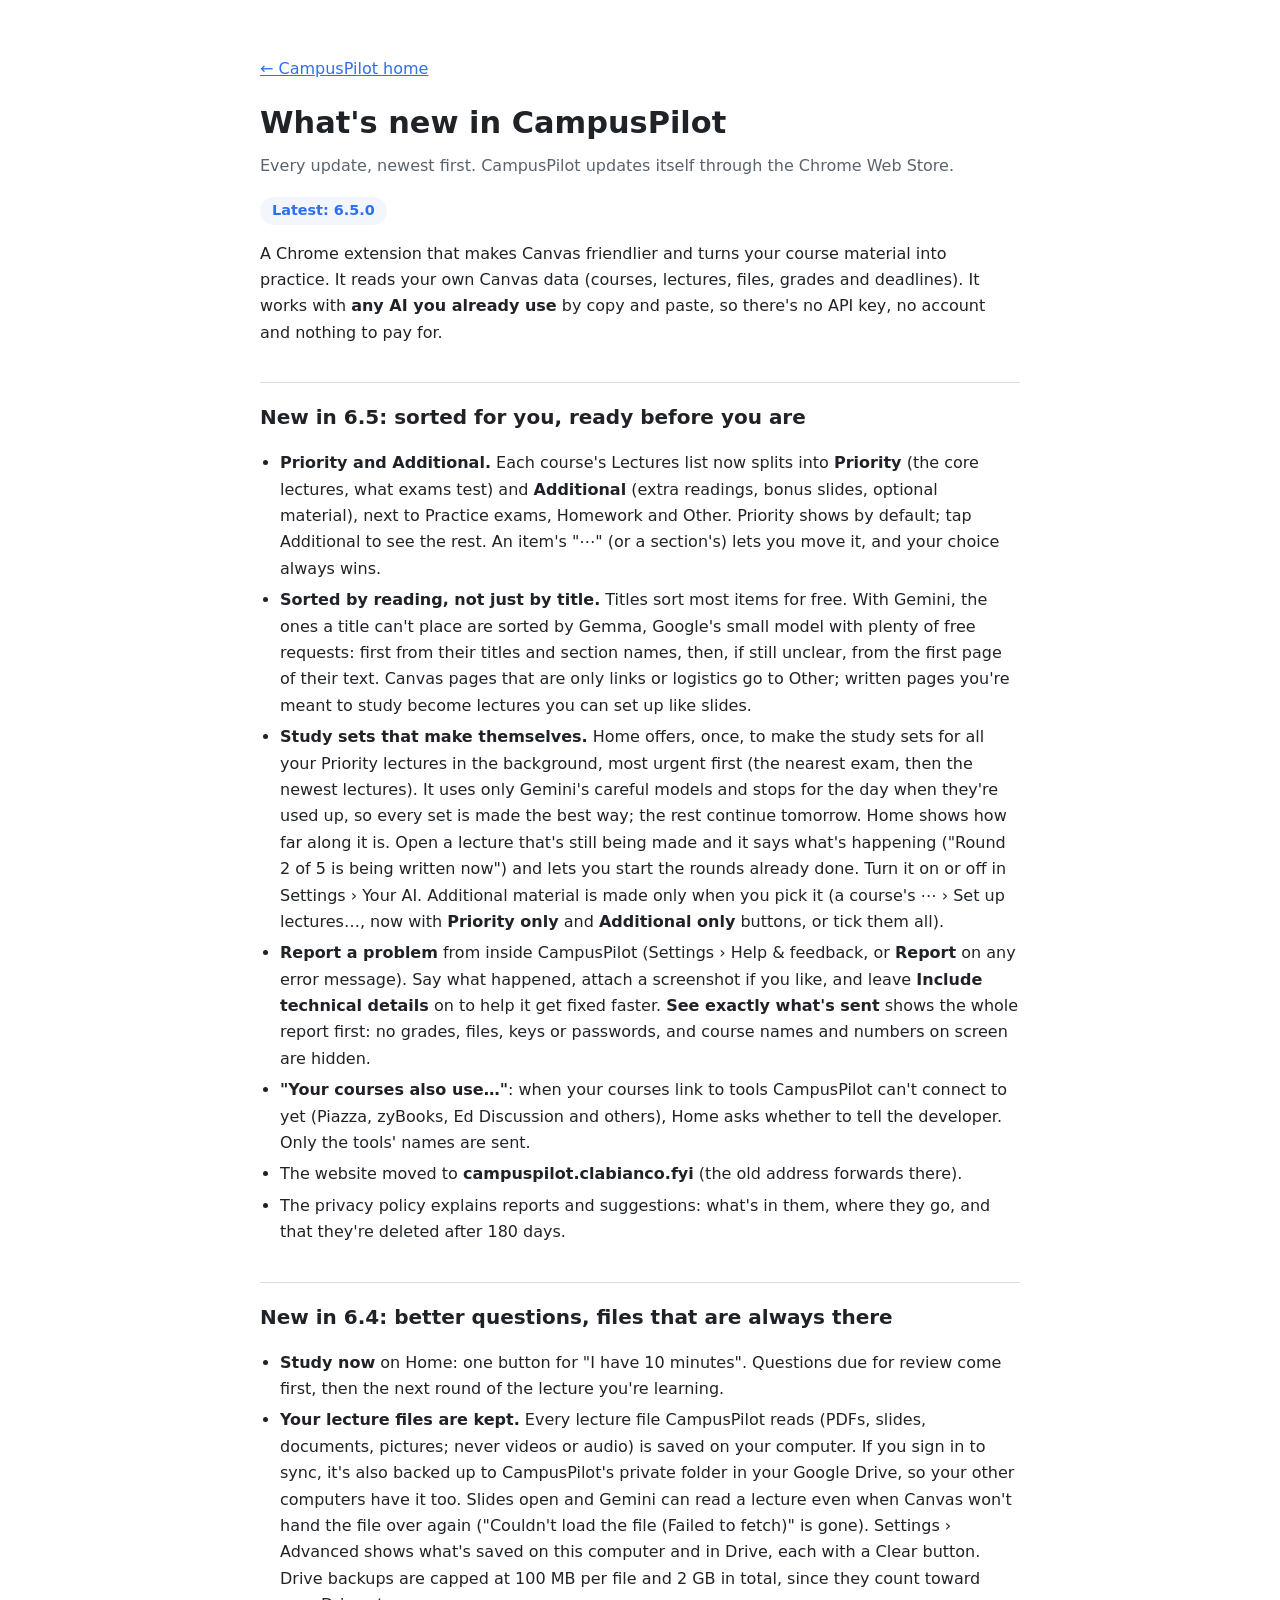
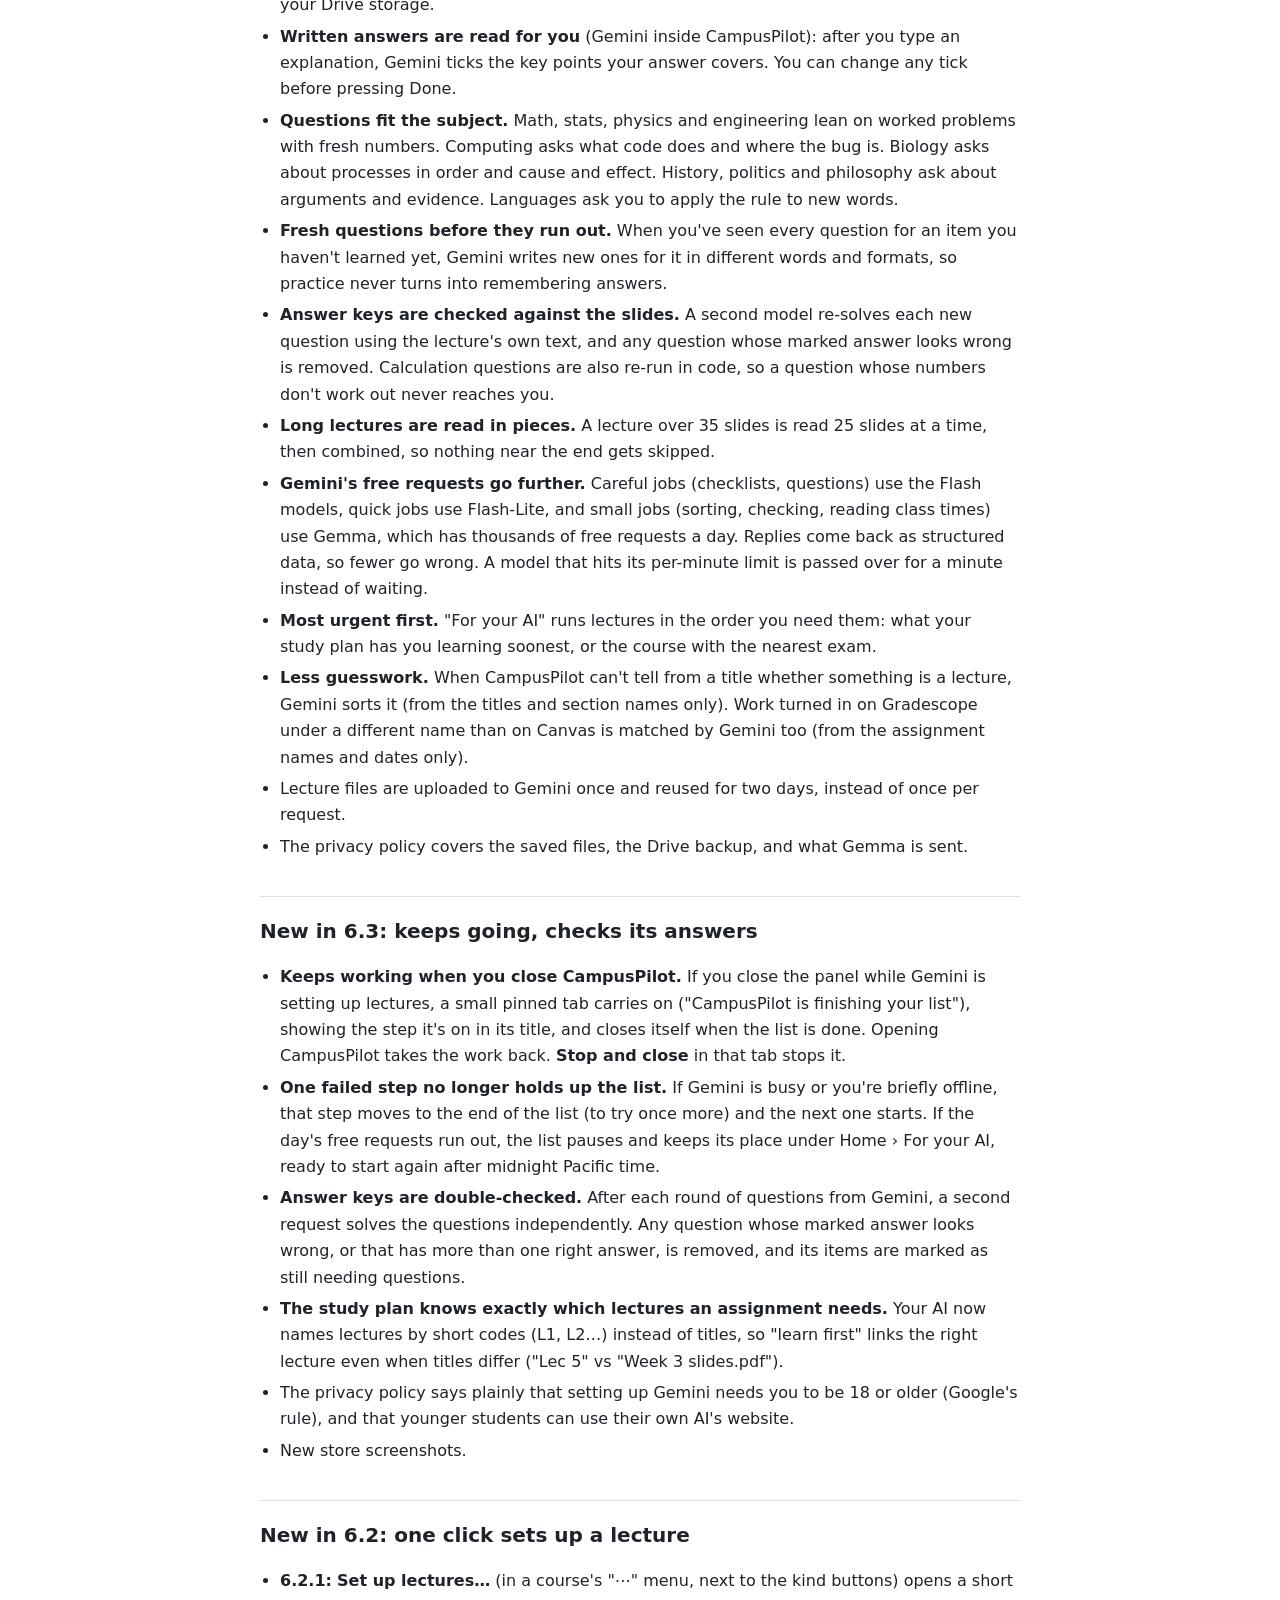
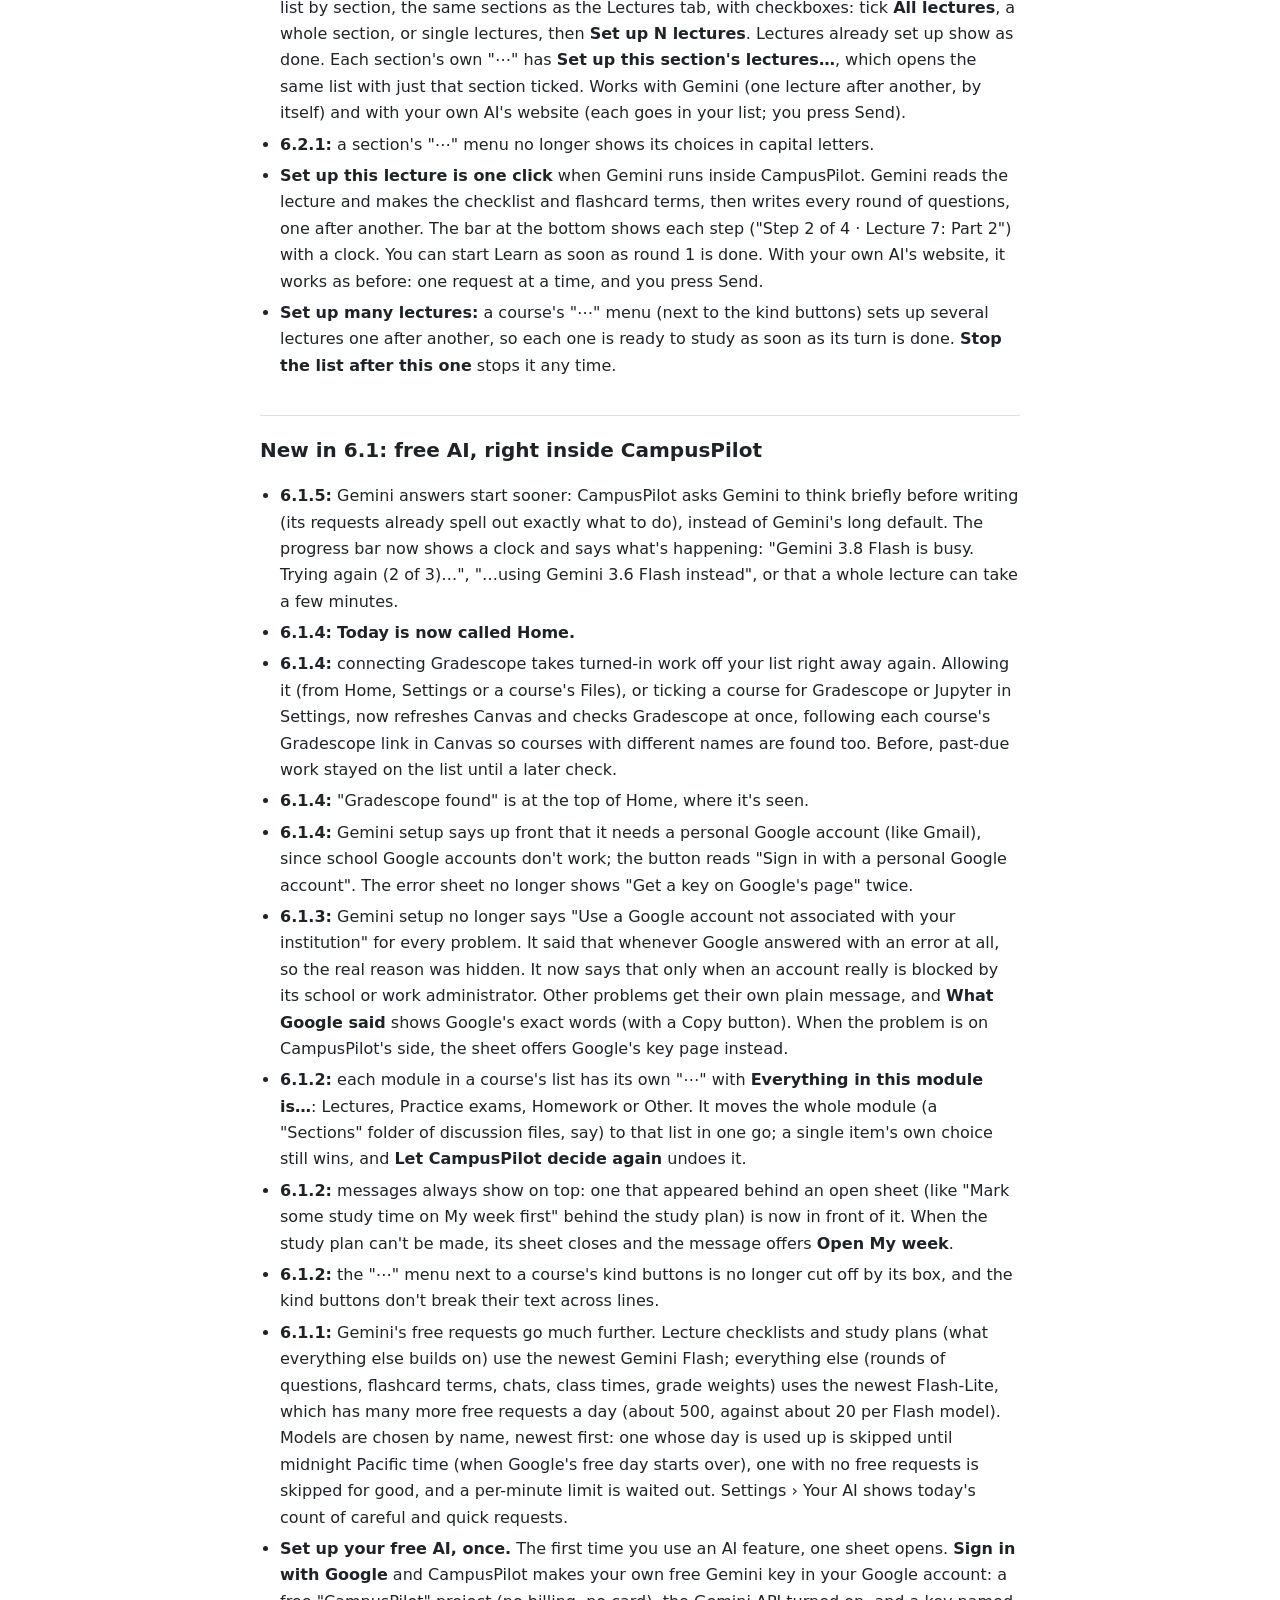
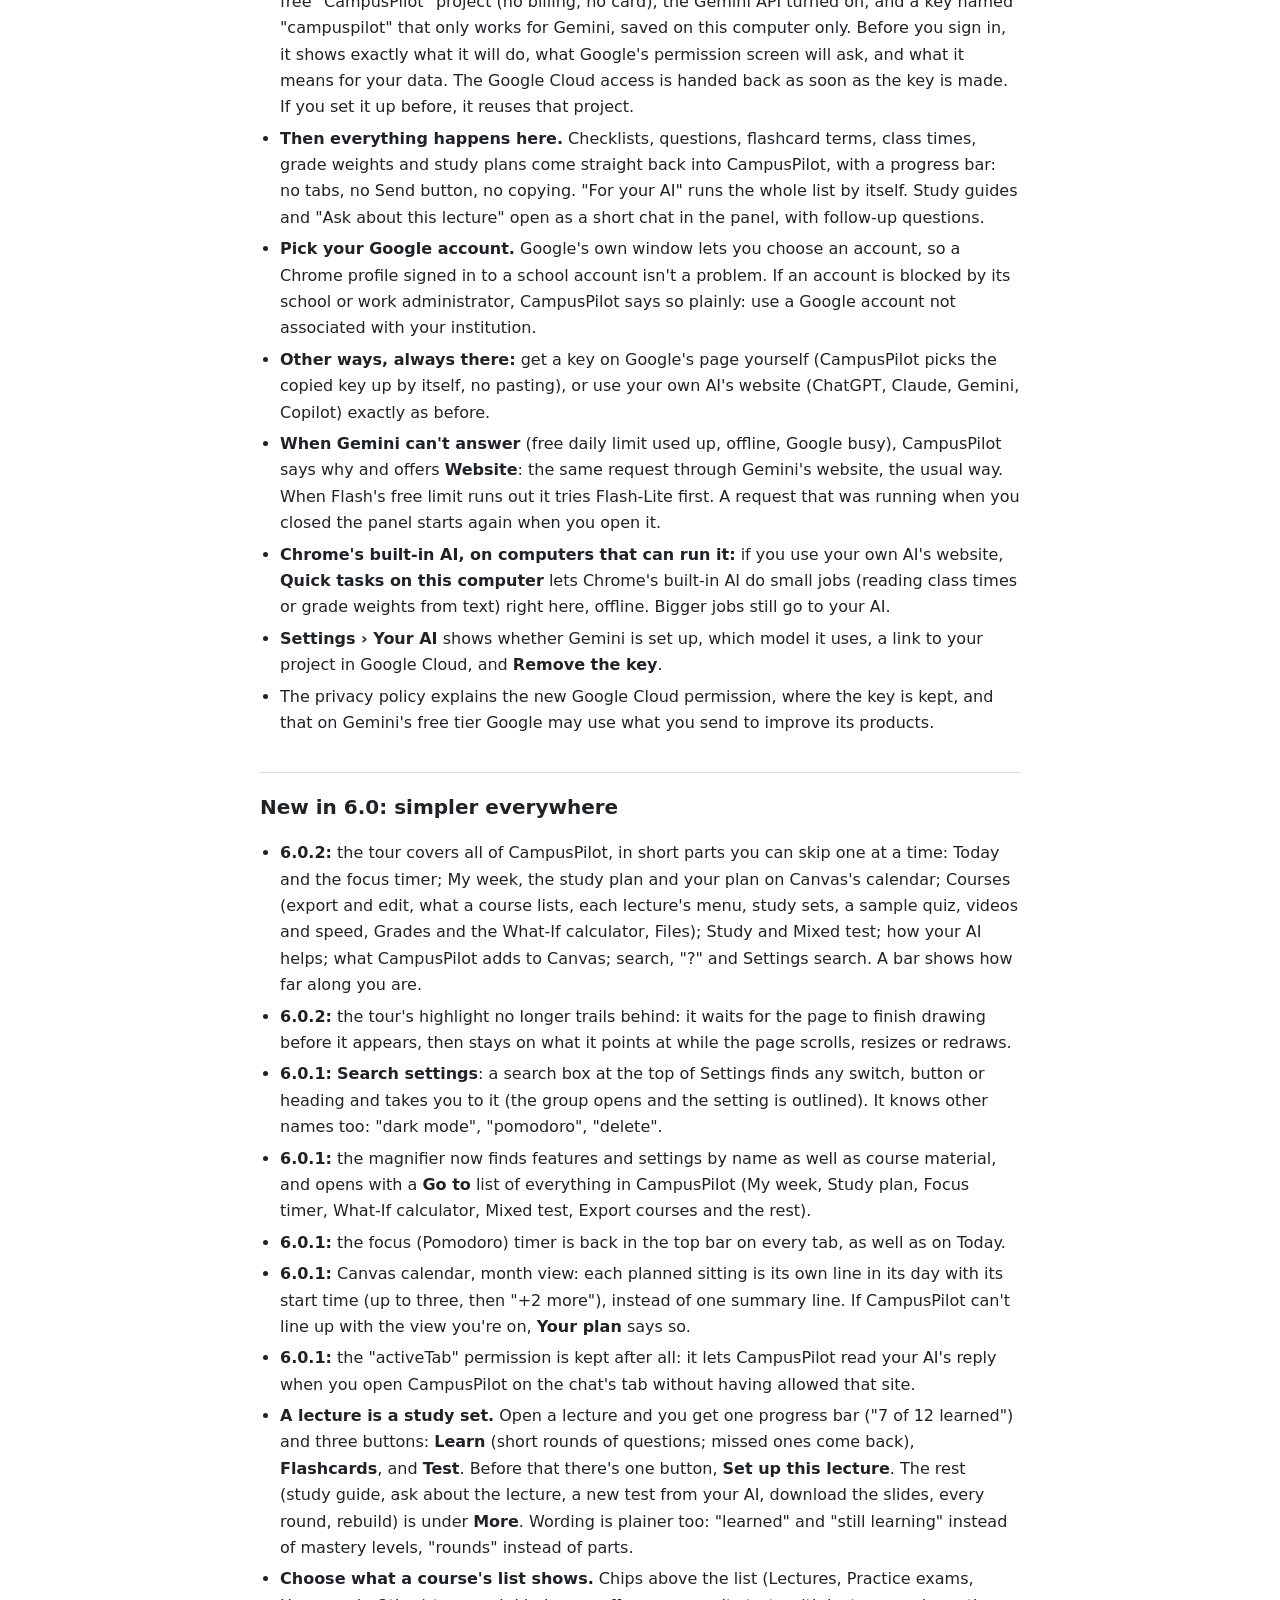
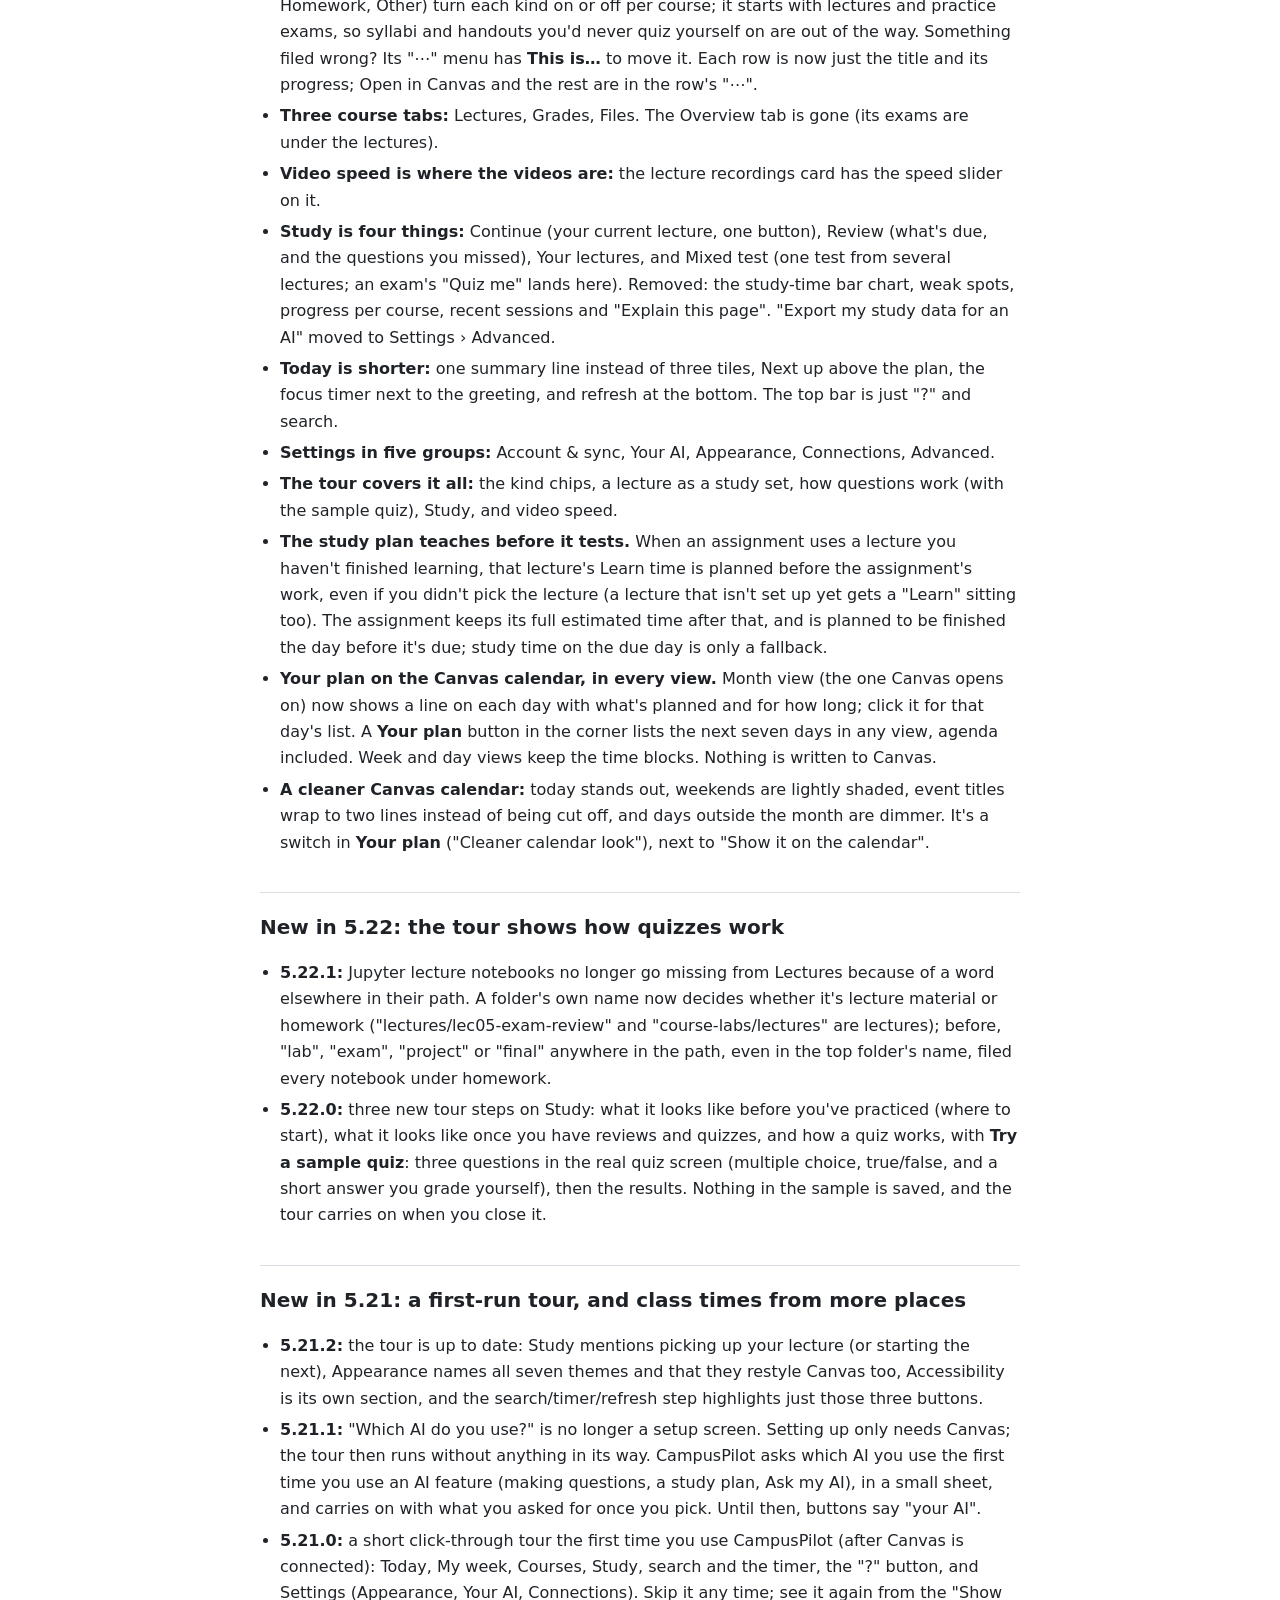
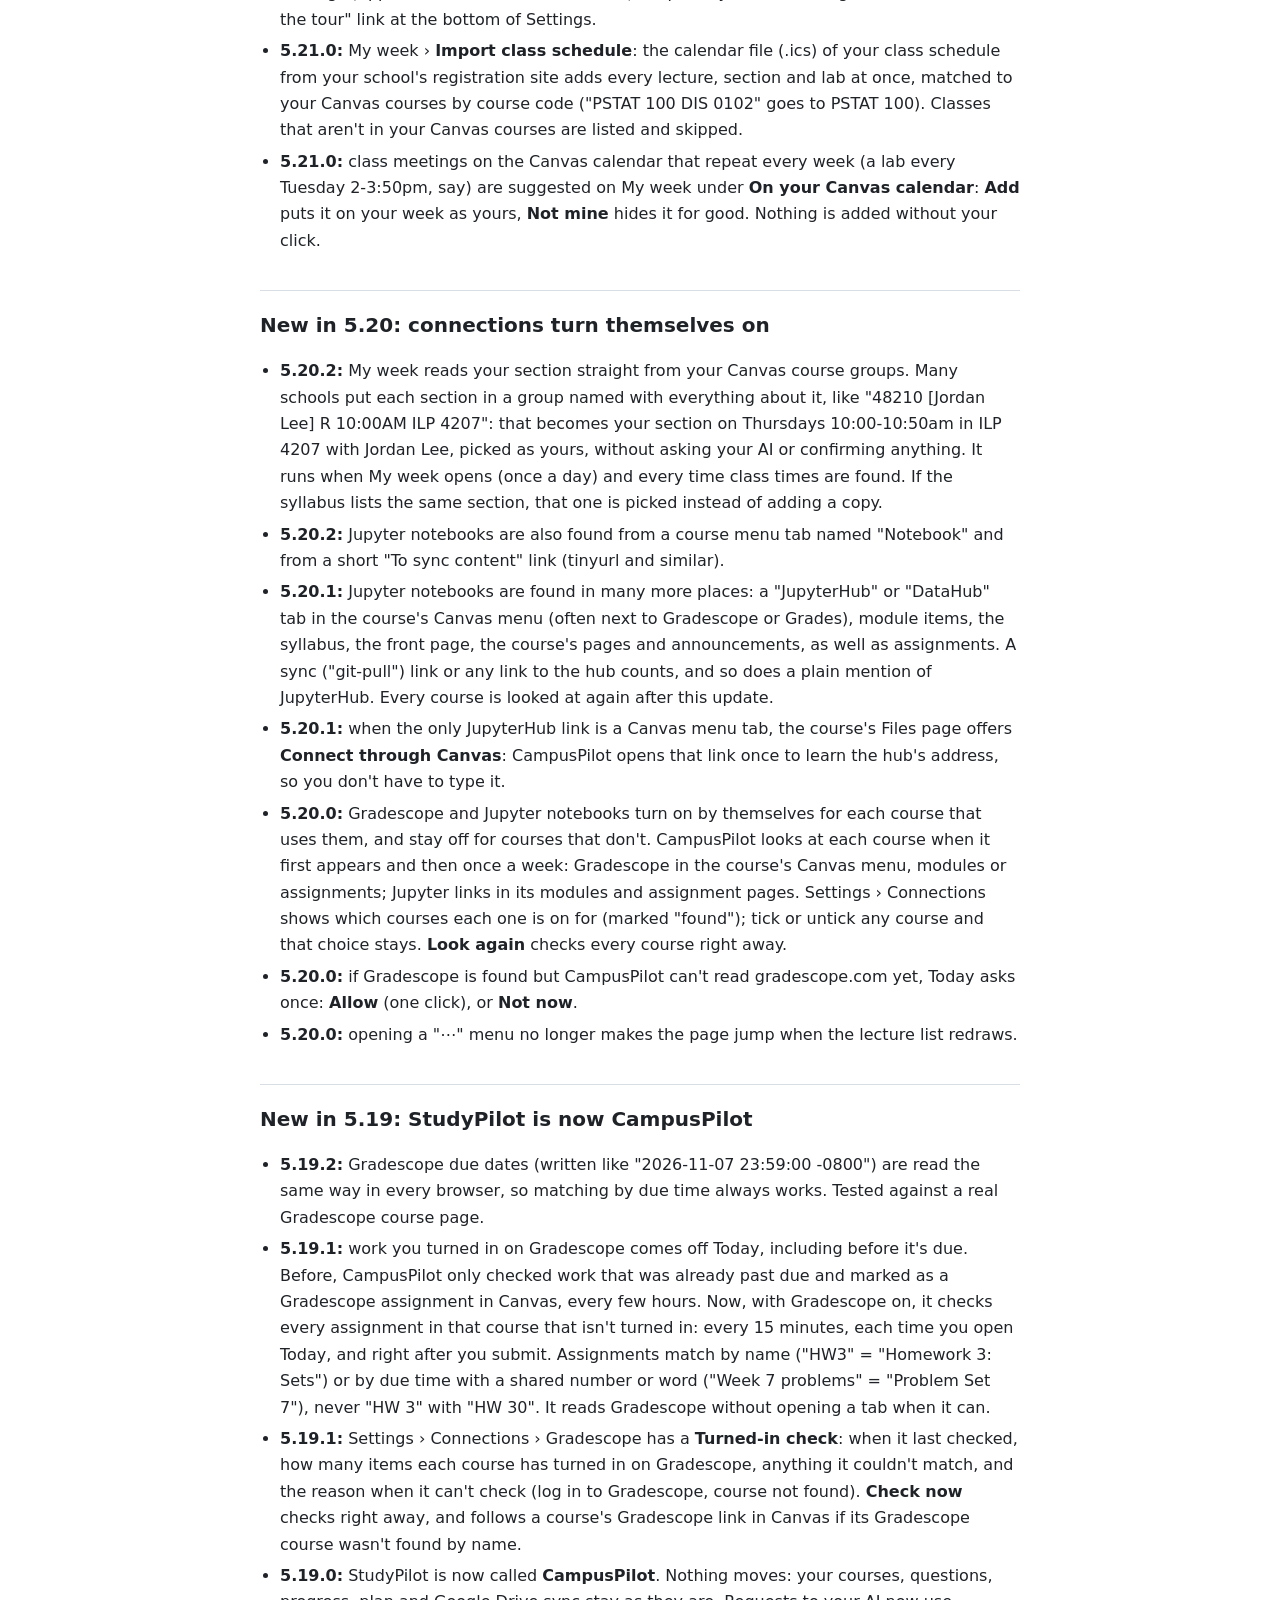
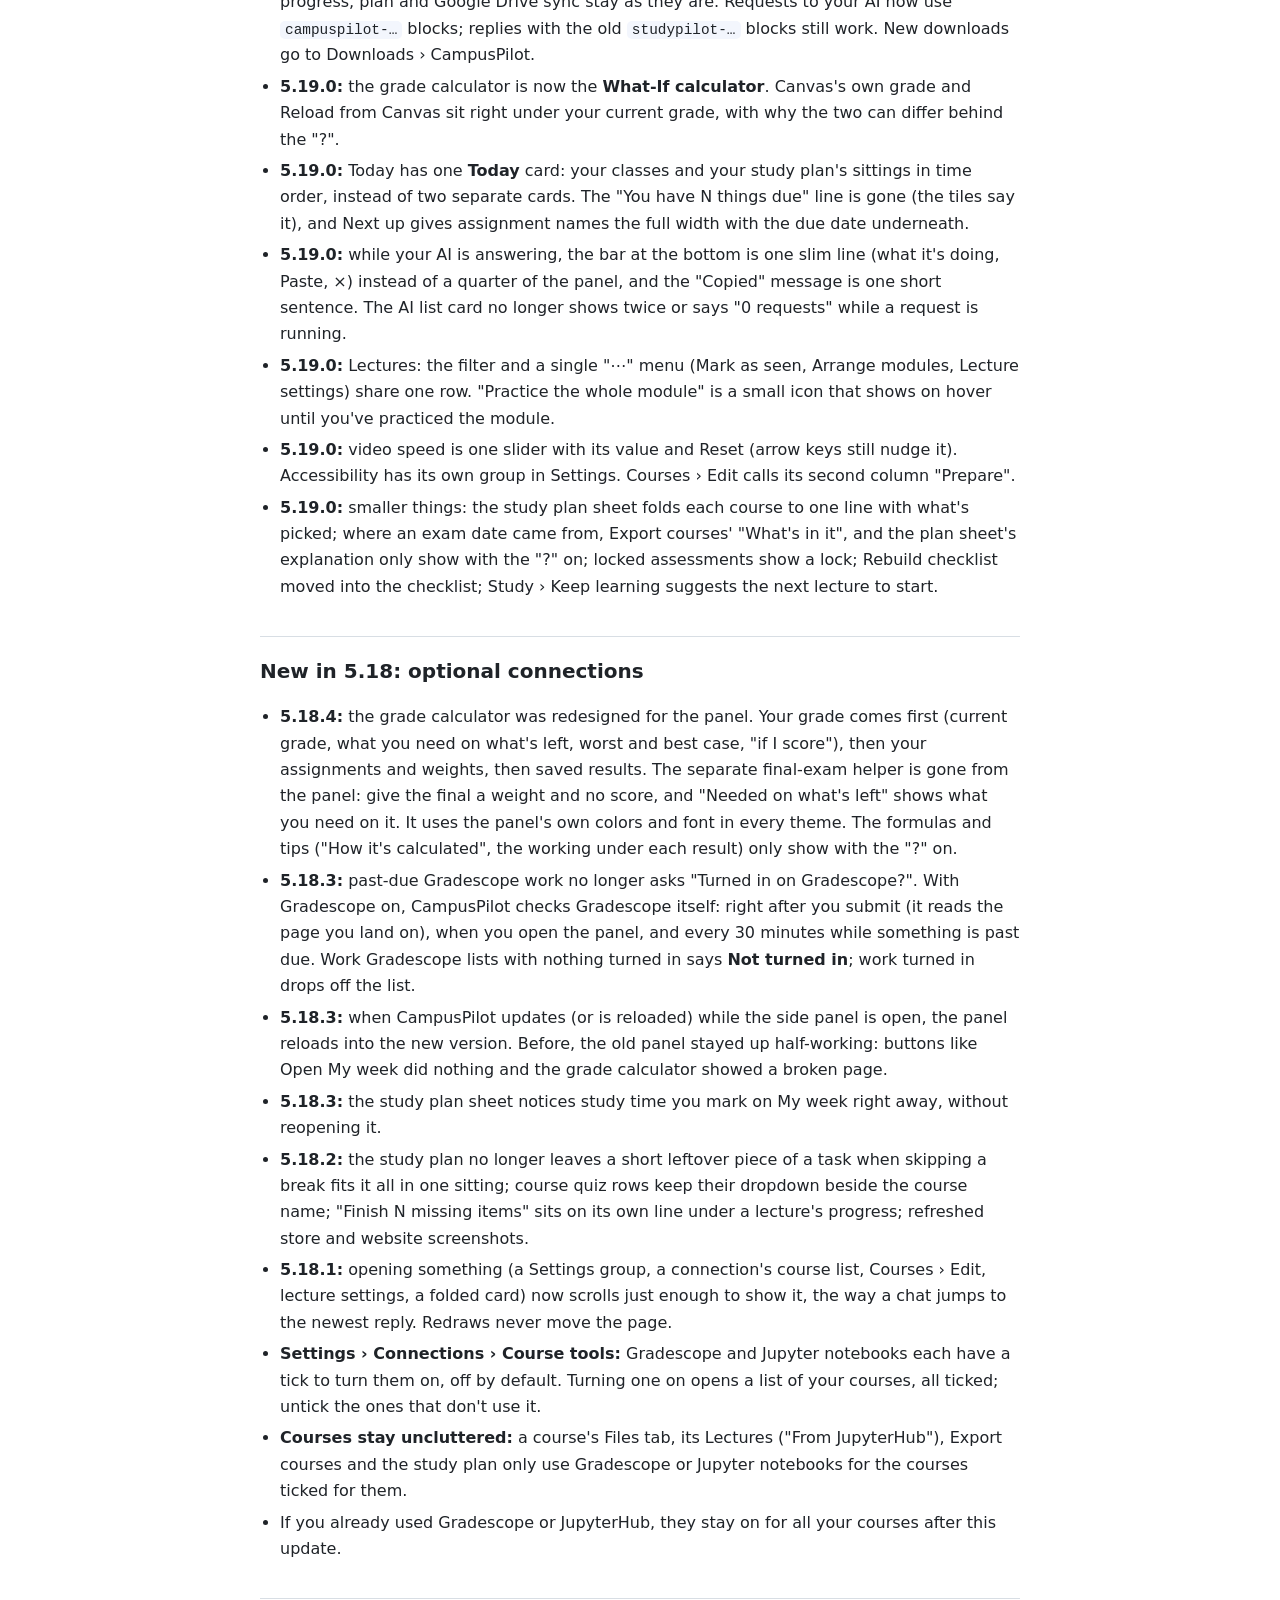
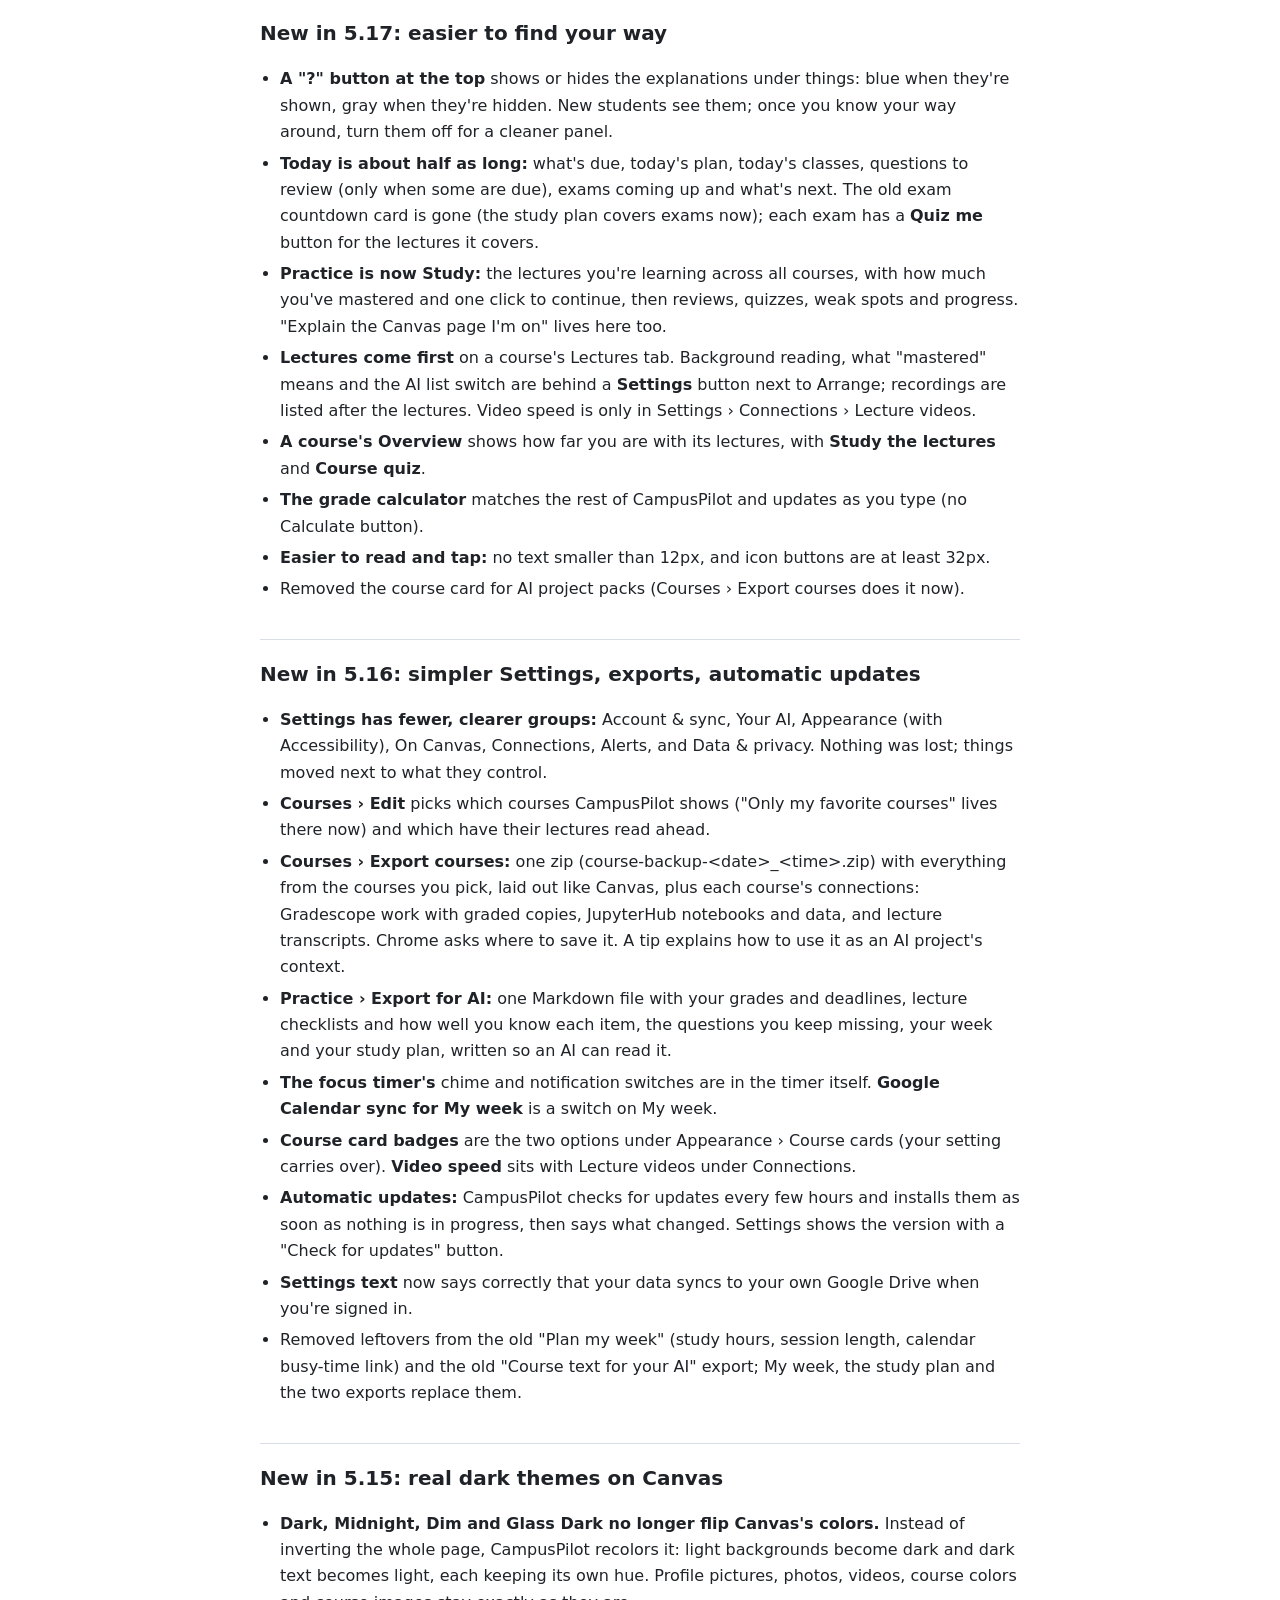
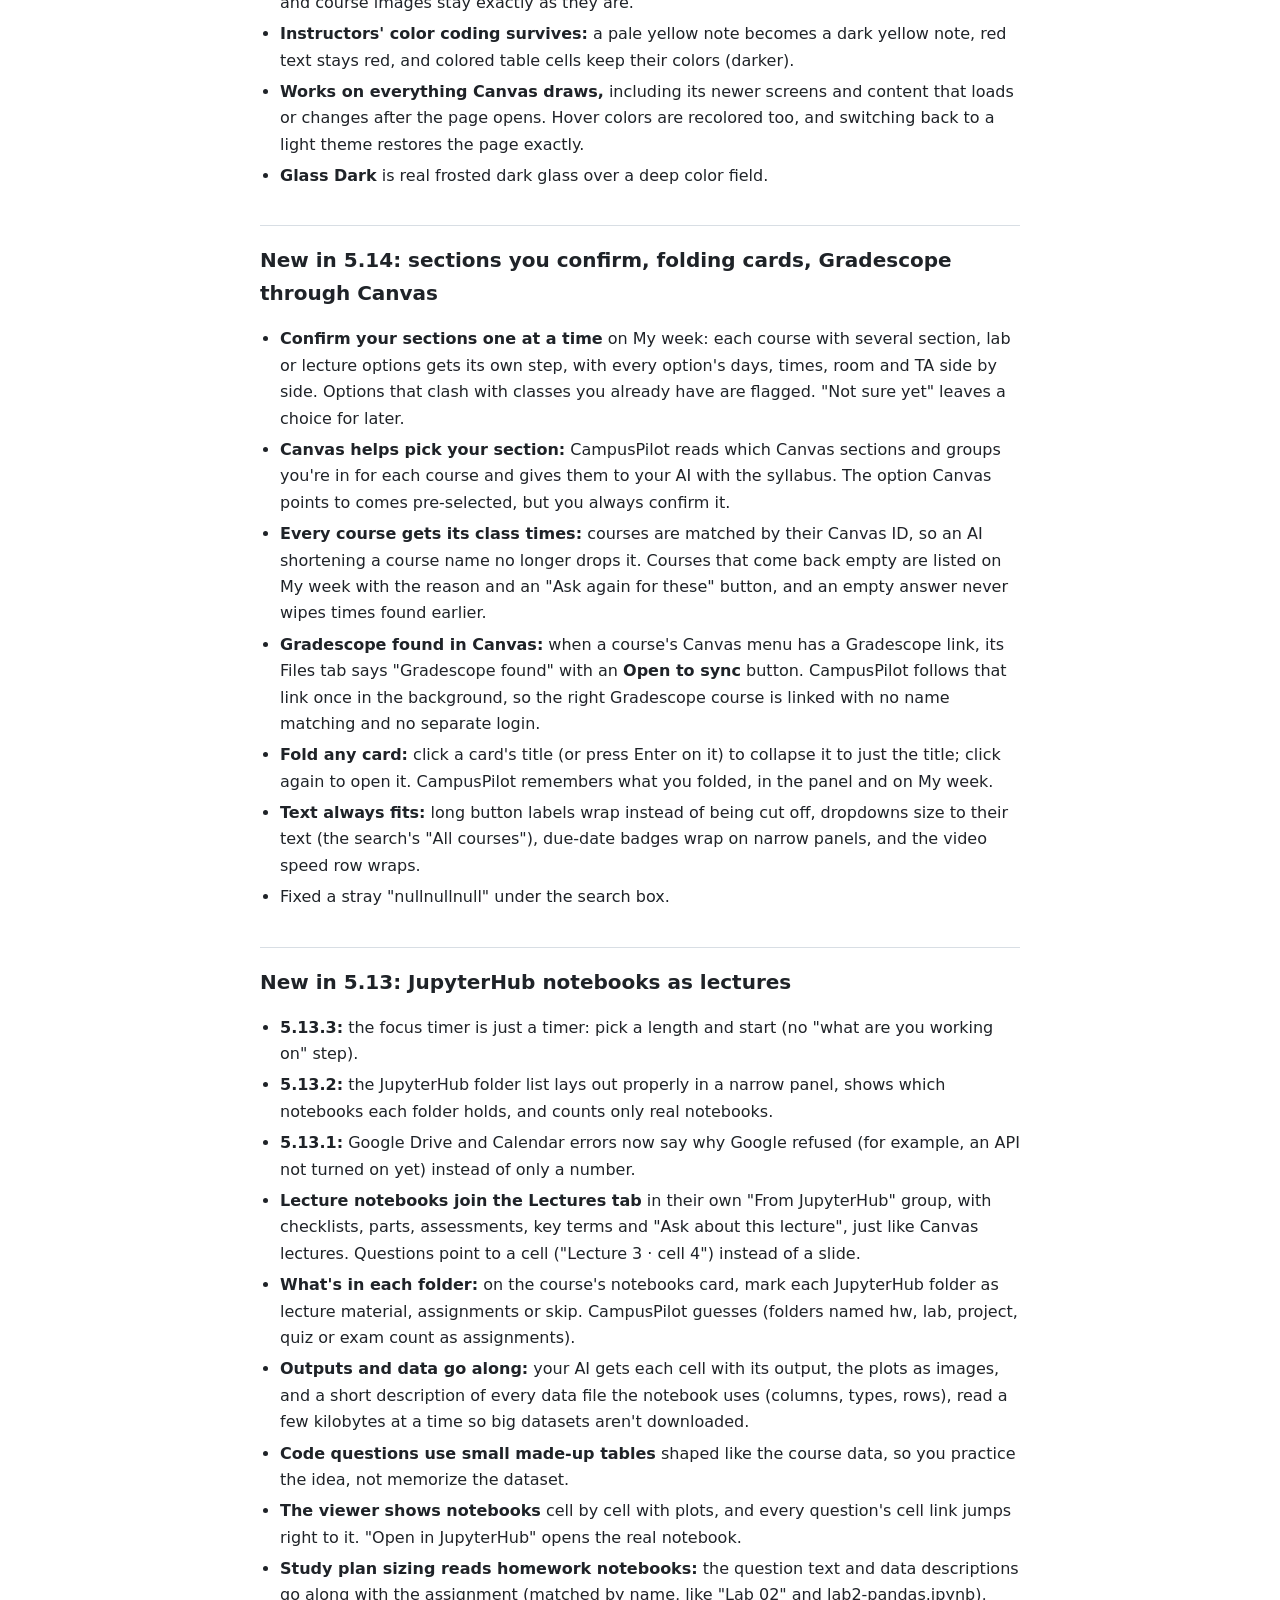
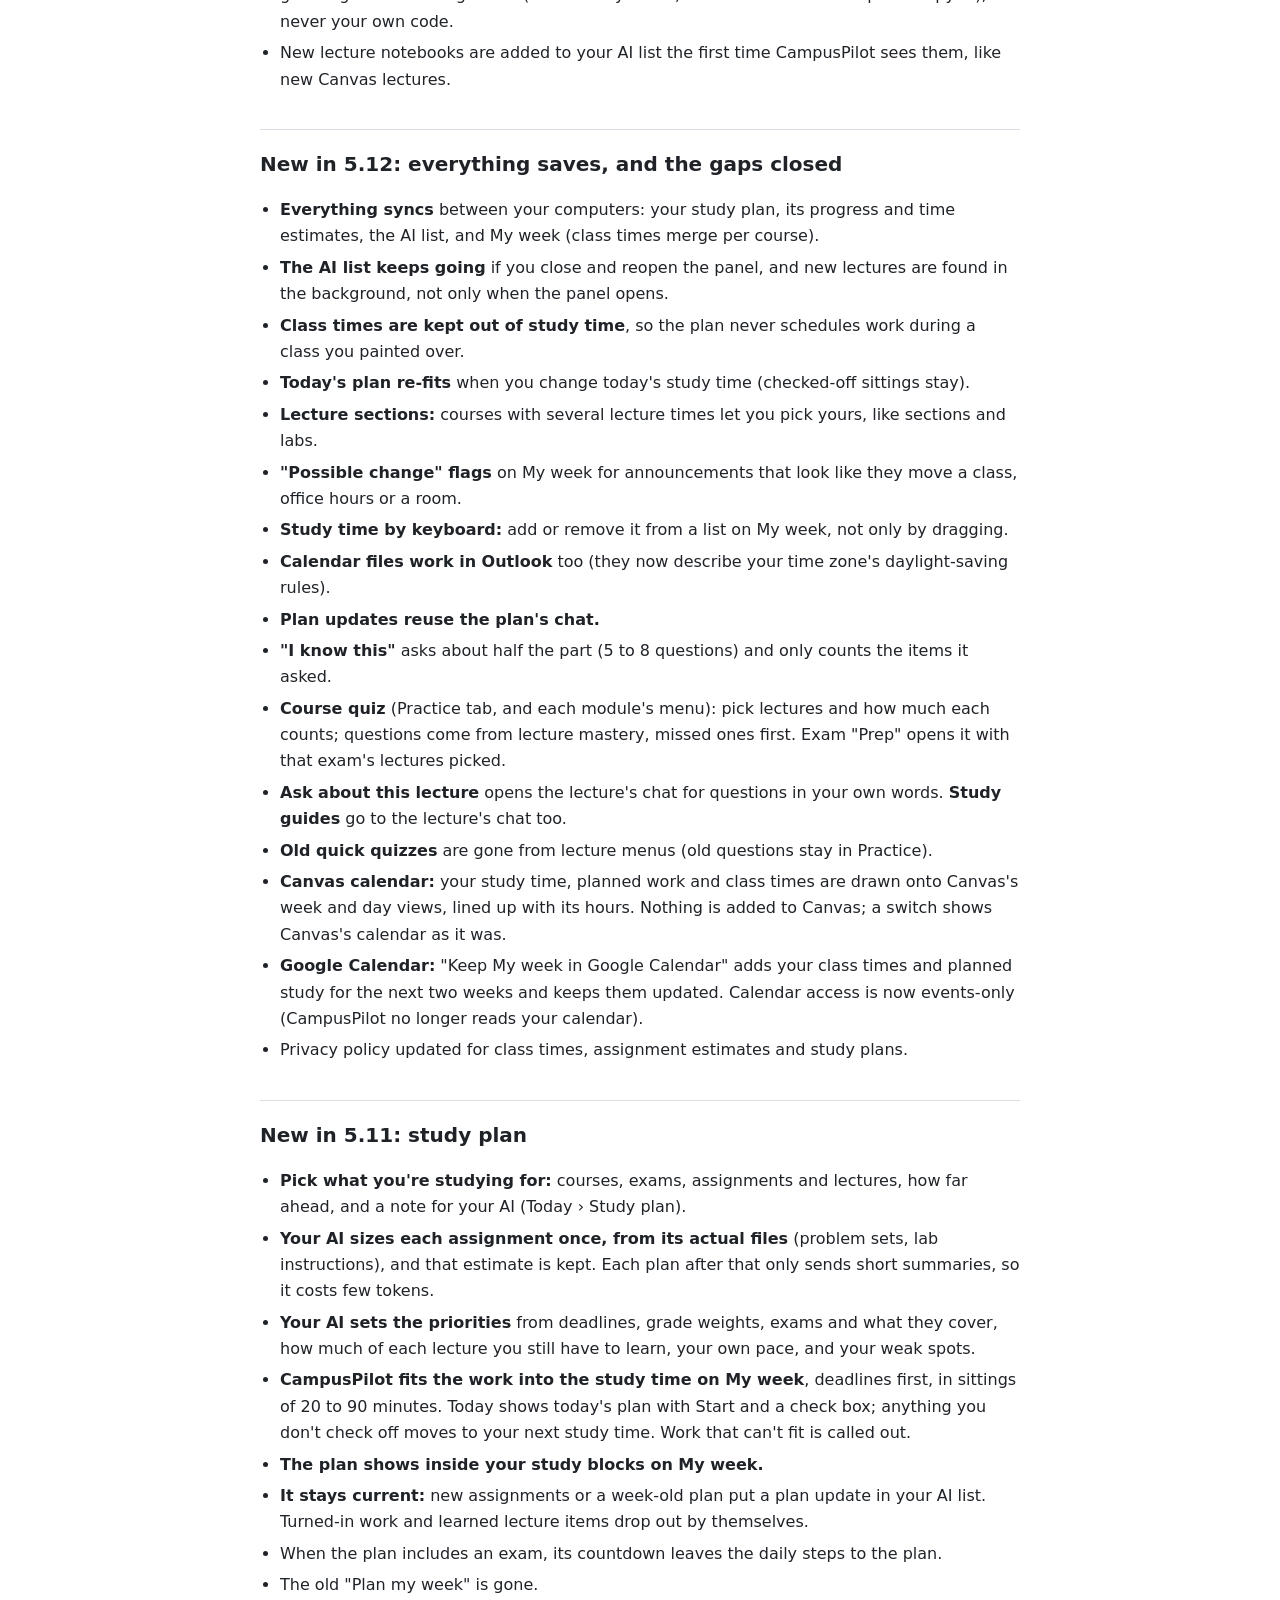
<file: docs/changelog.html>
<!doctype html>
<html lang="en">
<head>
<meta charset="utf-8">
<meta name="viewport" content="width=device-width, initial-scale=1">
<title>CampusPilot Changelog</title>
<meta name="description" content="What's new in each version of CampusPilot.">
<link rel="icon" href="assets/icon.png">
<style>
  :root { --bg: #ffffff; --ink: #1f2328; --muted: #59636e; --line: #d8dee4; --accent: #2f6fed; --soft: #f3f6fd; }
  @media (prefers-color-scheme: dark) { :root { --bg: #111418; --ink: #e8eaed; --muted: #a2a9b3; --line: #2c3138; --accent: #7aa7ff; --soft: #1a2130; } }
  body { margin: 0; background: var(--bg); color: var(--ink); font: 16px/1.65 system-ui, -apple-system, "Segoe UI", sans-serif; }
  main { max-width: 760px; margin: 0 auto; padding: 40px 16px 64px; }
  a { color: var(--accent); }
  h1 { font-size: 1.9em; margin: 0 0 4px; }
  h2 { font-size: 1.25em; margin: 36px 0 8px; padding-top: 18px; border-top: 1px solid var(--line); scroll-margin-top: 16px; }
  h3 { font-size: 1.05em; margin: 22px 0 6px; }
  ul { padding-left: 20px; }
  li { margin: 5px 0; }
  code { background: var(--soft); padding: 1px 5px; border-radius: 5px; font-size: .9em; overflow-wrap: anywhere; }
  .lead { color: var(--muted); margin: 0 0 18px; }
  .latest { display: inline-block; background: var(--soft); color: var(--accent); font-weight: 700; border-radius: 999px; padding: 2px 12px; font-size: .9em; }
  footer { margin-top: 48px; padding-top: 16px; border-top: 1px solid var(--line); color: var(--muted); font-size: .9em; }
  footer a { margin-right: 16px; }
</style>
</head>
<body>
<main>
<p><a href="./">&larr; CampusPilot home</a></p>
<h1>What's new in CampusPilot</h1>
<p class="lead">Every update, newest first. CampusPilot updates itself through the Chrome Web Store.</p>
<p><span class="latest">Latest: 6.5.0</span></p>
<p>A Chrome extension that makes Canvas friendlier and turns your course material into practice. It reads your own Canvas data (courses, lectures, files, grades and deadlines). It works with <b>any AI you already use</b> by copy and paste, so there's no API key, no account and nothing to pay for.</p>
<h2 id="v6.5">New in 6.5: sorted for you, ready before you are</h2>
<ul>
<li><b>Priority and Additional.</b> Each course's Lectures list now splits into <b>Priority</b> (the core lectures, what exams test) and <b>Additional</b> (extra readings, bonus slides, optional material), next to Practice exams, Homework and Other. Priority shows by default; tap Additional to see the rest. An item's "⋯" (or a section's) lets you move it, and your choice always wins.</li>
<li><b>Sorted by reading, not just by title.</b> Titles sort most items for free. With Gemini, the ones a title can't place are sorted by Gemma, Google's small model with plenty of free requests: first from their titles and section names, then, if still unclear, from the first page of their text. Canvas pages that are only links or logistics go to Other; written pages you're meant to study become lectures you can set up like slides.</li>
<li><b>Study sets that make themselves.</b> Home offers, once, to make the study sets for all your Priority lectures in the background, most urgent first (the nearest exam, then the newest lectures). It uses only Gemini's careful models and stops for the day when they're used up, so every set is made the best way; the rest continue tomorrow. Home shows how far along it is. Open a lecture that's still being made and it says what's happening ("Round 2 of 5 is being written now") and lets you start the rounds already done. Turn it on or off in Settings › Your AI. Additional material is made only when you pick it (a course's ⋯ › Set up lectures…, now with <b>Priority only</b> and <b>Additional only</b> buttons, or tick them all).</li>
<li><b>Report a problem</b> from inside CampusPilot (Settings › Help &amp; feedback, or <b>Report</b> on any error message). Say what happened, attach a screenshot if you like, and leave <b>Include technical details</b> on to help it get fixed faster. <b>See exactly what's sent</b> shows the whole report first: no grades, files, keys or passwords, and course names and numbers on screen are hidden.</li>
<li><b>"Your courses also use…"</b>: when your courses link to tools CampusPilot can't connect to yet (Piazza, zyBooks, Ed Discussion and others), Home asks whether to tell the developer. Only the tools' names are sent.</li>
<li>The website moved to <b>campuspilot.clabianco.fyi</b> (the old address forwards there).</li>
<li>The privacy policy explains reports and suggestions: what's in them, where they go, and that they're deleted after 180 days.</li>
</ul>
<h2 id="v6.4">New in 6.4: better questions, files that are always there</h2>
<ul>
<li><b>Study now</b> on Home: one button for "I have 10 minutes". Questions due for review come first, then the next round of the lecture you're learning.</li>
<li><b>Your lecture files are kept.</b> Every lecture file CampusPilot reads (PDFs, slides, documents, pictures; never videos or audio) is saved on your computer. If you sign in to sync, it's also backed up to CampusPilot's private folder in your Google Drive, so your other computers have it too. Slides open and Gemini can read a lecture even when Canvas won't hand the file over again ("Couldn't load the file (Failed to fetch)" is gone). Settings › Advanced shows what's saved on this computer and in Drive, each with a Clear button. Drive backups are capped at 100 MB per file and 2 GB in total, since they count toward your Drive storage.</li>
<li><b>Written answers are read for you</b> (Gemini inside CampusPilot): after you type an explanation, Gemini ticks the key points your answer covers. You can change any tick before pressing Done.</li>
<li><b>Questions fit the subject.</b> Math, stats, physics and engineering lean on worked problems with fresh numbers. Computing asks what code does and where the bug is. Biology asks about processes in order and cause and effect. History, politics and philosophy ask about arguments and evidence. Languages ask you to apply the rule to new words.</li>
<li><b>Fresh questions before they run out.</b> When you've seen every question for an item you haven't learned yet, Gemini writes new ones for it in different words and formats, so practice never turns into remembering answers.</li>
<li><b>Answer keys are checked against the slides.</b> A second model re-solves each new question using the lecture's own text, and any question whose marked answer looks wrong is removed. Calculation questions are also re-run in code, so a question whose numbers don't work out never reaches you.</li>
<li><b>Long lectures are read in pieces.</b> A lecture over 35 slides is read 25 slides at a time, then combined, so nothing near the end gets skipped.</li>
<li><b>Gemini's free requests go further.</b> Careful jobs (checklists, questions) use the Flash models, quick jobs use Flash-Lite, and small jobs (sorting, checking, reading class times) use Gemma, which has thousands of free requests a day. Replies come back as structured data, so fewer go wrong. A model that hits its per-minute limit is passed over for a minute instead of waiting.</li>
<li><b>Most urgent first.</b> "For your AI" runs lectures in the order you need them: what your study plan has you learning soonest, or the course with the nearest exam.</li>
<li><b>Less guesswork.</b> When CampusPilot can't tell from a title whether something is a lecture, Gemini sorts it (from the titles and section names only). Work turned in on Gradescope under a different name than on Canvas is matched by Gemini too (from the assignment names and dates only).</li>
<li>Lecture files are uploaded to Gemini once and reused for two days, instead of once per request.</li>
<li>The privacy policy covers the saved files, the Drive backup, and what Gemma is sent.</li>
</ul>
<h2 id="v6.3">New in 6.3: keeps going, checks its answers</h2>
<ul>
<li><b>Keeps working when you close CampusPilot.</b> If you close the panel while Gemini is setting up lectures, a small pinned tab carries on ("CampusPilot is finishing your list"), showing the step it's on in its title, and closes itself when the list is done. Opening CampusPilot takes the work back. <b>Stop and close</b> in that tab stops it.</li>
<li><b>One failed step no longer holds up the list.</b> If Gemini is busy or you're briefly offline, that step moves to the end of the list (to try once more) and the next one starts. If the day's free requests run out, the list pauses and keeps its place under Home › For your AI, ready to start again after midnight Pacific time.</li>
<li><b>Answer keys are double-checked.</b> After each round of questions from Gemini, a second request solves the questions independently. Any question whose marked answer looks wrong, or that has more than one right answer, is removed, and its items are marked as still needing questions.</li>
<li><b>The study plan knows exactly which lectures an assignment needs.</b> Your AI now names lectures by short codes (L1, L2…) instead of titles, so "learn first" links the right lecture even when titles differ ("Lec 5" vs "Week 3 slides.pdf").</li>
<li>The privacy policy says plainly that setting up Gemini needs you to be 18 or older (Google's rule), and that younger students can use their own AI's website.</li>
<li>New store screenshots.</li>
</ul>
<h2 id="v6.2">New in 6.2: one click sets up a lecture</h2>
<ul>
<li><b>6.2.1:</b> <b>Set up lectures…</b> (in a course's "⋯" menu, next to the kind buttons) opens a short list by section, the same sections as the Lectures tab, with checkboxes: tick <b>All lectures</b>, a whole section, or single lectures, then <b>Set up N lectures</b>. Lectures already set up show as done. Each section's own "⋯" has <b>Set up this section's lectures…</b>, which opens the same list with just that section ticked. Works with Gemini (one lecture after another, by itself) and with your own AI's website (each goes in your list; you press Send).</li>
<li><b>6.2.1:</b> a section's "⋯" menu no longer shows its choices in capital letters.</li>
<li><b>Set up this lecture is one click</b> when Gemini runs inside CampusPilot. Gemini reads the lecture and makes the checklist and flashcard terms, then writes every round of questions, one after another. The bar at the bottom shows each step ("Step 2 of 4 · Lecture 7: Part 2") with a clock. You can start Learn as soon as round 1 is done. With your own AI's website, it works as before: one request at a time, and you press Send.</li>
<li><b>Set up many lectures:</b> a course's "⋯" menu (next to the kind buttons) sets up several lectures one after another, so each one is ready to study as soon as its turn is done. <b>Stop the list after this one</b> stops it any time.</li>
</ul>
<h2 id="v6.1">New in 6.1: free AI, right inside CampusPilot</h2>
<ul>
<li><b>6.1.5:</b> Gemini answers start sooner: CampusPilot asks Gemini to think briefly before writing (its requests already spell out exactly what to do), instead of Gemini's long default. The progress bar now shows a clock and says what's happening: "Gemini 3.8 Flash is busy. Trying again (2 of 3)…", "…using Gemini 3.6 Flash instead", or that a whole lecture can take a few minutes.</li>
<li><b>6.1.4:</b> <b>Today is now called Home.</b></li>
<li><b>6.1.4:</b> connecting Gradescope takes turned-in work off your list right away again. Allowing it (from Home, Settings or a course's Files), or ticking a course for Gradescope or Jupyter in Settings, now refreshes Canvas and checks Gradescope at once, following each course's Gradescope link in Canvas so courses with different names are found too. Before, past-due work stayed on the list until a later check.</li>
<li><b>6.1.4:</b> "Gradescope found" is at the top of Home, where it's seen.</li>
<li><b>6.1.4:</b> Gemini setup says up front that it needs a personal Google account (like Gmail), since school Google accounts don't work; the button reads "Sign in with a personal Google account". The error sheet no longer shows "Get a key on Google's page" twice.</li>
<li><b>6.1.3:</b> Gemini setup no longer says "Use a Google account not associated with your institution" for every problem. It said that whenever Google answered with an error at all, so the real reason was hidden. It now says that only when an account really is blocked by its school or work administrator. Other problems get their own plain message, and <b>What Google said</b> shows Google's exact words (with a Copy button). When the problem is on CampusPilot's side, the sheet offers Google's key page instead.</li>
<li><b>6.1.2:</b> each module in a course's list has its own "⋯" with <b>Everything in this module is…</b>: Lectures, Practice exams, Homework or Other. It moves the whole module (a "Sections" folder of discussion files, say) to that list in one go; a single item's own choice still wins, and <b>Let CampusPilot decide again</b> undoes it.</li>
<li><b>6.1.2:</b> messages always show on top: one that appeared behind an open sheet (like "Mark some study time on My week first" behind the study plan) is now in front of it. When the study plan can't be made, its sheet closes and the message offers <b>Open My week</b>.</li>
<li><b>6.1.2:</b> the "⋯" menu next to a course's kind buttons is no longer cut off by its box, and the kind buttons don't break their text across lines.</li>
<li><b>6.1.1:</b> Gemini's free requests go much further. Lecture checklists and study plans (what everything else builds on) use the newest Gemini Flash; everything else (rounds of questions, flashcard terms, chats, class times, grade weights) uses the newest Flash-Lite, which has many more free requests a day (about 500, against about 20 per Flash model). Models are chosen by name, newest first: one whose day is used up is skipped until midnight Pacific time (when Google's free day starts over), one with no free requests is skipped for good, and a per-minute limit is waited out. Settings › Your AI shows today's count of careful and quick requests.</li>
<li><b>Set up your free AI, once.</b> The first time you use an AI feature, one sheet opens. <b>Sign in with Google</b> and CampusPilot makes your own free Gemini key in your Google account: a free "CampusPilot" project (no billing, no card), the Gemini API turned on, and a key named "campuspilot" that only works for Gemini, saved on this computer only. Before you sign in, it shows exactly what it will do, what Google's permission screen will ask, and what it means for your data. The Google Cloud access is handed back as soon as the key is made. If you set it up before, it reuses that project.</li>
<li><b>Then everything happens here.</b> Checklists, questions, flashcard terms, class times, grade weights and study plans come straight back into CampusPilot, with a progress bar: no tabs, no Send button, no copying. "For your AI" runs the whole list by itself. Study guides and "Ask about this lecture" open as a short chat in the panel, with follow-up questions.</li>
<li><b>Pick your Google account.</b> Google's own window lets you choose an account, so a Chrome profile signed in to a school account isn't a problem. If an account is blocked by its school or work administrator, CampusPilot says so plainly: use a Google account not associated with your institution.</li>
<li><b>Other ways, always there:</b> get a key on Google's page yourself (CampusPilot picks the copied key up by itself, no pasting), or use your own AI's website (ChatGPT, Claude, Gemini, Copilot) exactly as before.</li>
<li><b>When Gemini can't answer</b> (free daily limit used up, offline, Google busy), CampusPilot says why and offers <b>Website</b>: the same request through Gemini's website, the usual way. When Flash's free limit runs out it tries Flash-Lite first. A request that was running when you closed the panel starts again when you open it.</li>
<li><b>Chrome's built-in AI, on computers that can run it:</b> if you use your own AI's website, <b>Quick tasks on this computer</b> lets Chrome's built-in AI do small jobs (reading class times or grade weights from text) right here, offline. Bigger jobs still go to your AI.</li>
<li><b>Settings › Your AI</b> shows whether Gemini is set up, which model it uses, a link to your project in Google Cloud, and <b>Remove the key</b>.</li>
<li>The privacy policy explains the new Google Cloud permission, where the key is kept, and that on Gemini's free tier Google may use what you send to improve its products.</li>
</ul>
<h2 id="v6.0">New in 6.0: simpler everywhere</h2>
<ul>
<li><b>6.0.2:</b> the tour covers all of CampusPilot, in short parts you can skip one at a time: Today and the focus timer; My week, the study plan and your plan on Canvas's calendar; Courses (export and edit, what a course lists, each lecture's menu, study sets, a sample quiz, videos and speed, Grades and the What-If calculator, Files); Study and Mixed test; how your AI helps; what CampusPilot adds to Canvas; search, "?" and Settings search. A bar shows how far along you are.</li>
<li><b>6.0.2:</b> the tour's highlight no longer trails behind: it waits for the page to finish drawing before it appears, then stays on what it points at while the page scrolls, resizes or redraws.</li>
<li><b>6.0.1:</b> <b>Search settings</b>: a search box at the top of Settings finds any switch, button or heading and takes you to it (the group opens and the setting is outlined). It knows other names too: "dark mode", "pomodoro", "delete".</li>
<li><b>6.0.1:</b> the magnifier now finds features and settings by name as well as course material, and opens with a <b>Go to</b> list of everything in CampusPilot (My week, Study plan, Focus timer, What-If calculator, Mixed test, Export courses and the rest).</li>
<li><b>6.0.1:</b> the focus (Pomodoro) timer is back in the top bar on every tab, as well as on Today.</li>
<li><b>6.0.1:</b> Canvas calendar, month view: each planned sitting is its own line in its day with its start time (up to three, then "+2 more"), instead of one summary line. If CampusPilot can't line up with the view you're on, <b>Your plan</b> says so.</li>
<li><b>6.0.1:</b> the "activeTab" permission is kept after all: it lets CampusPilot read your AI's reply when you open CampusPilot on the chat's tab without having allowed that site.</li>
<li><b>A lecture is a study set.</b> Open a lecture and you get one progress bar ("7 of 12 learned") and three buttons: <b>Learn</b> (short rounds of questions; missed ones come back), <b>Flashcards</b>, and <b>Test</b>. Before that there's one button, <b>Set up this lecture</b>. The rest (study guide, ask about the lecture, a new test from your AI, download the slides, every round, rebuild) is under <b>More</b>. Wording is plainer too: "learned" and "still learning" instead of mastery levels, "rounds" instead of parts.</li>
<li><b>Choose what a course's list shows.</b> Chips above the list (Lectures, Practice exams, Homework, Other) turn each kind on or off per course; it starts with lectures and practice exams, so syllabi and handouts you'd never quiz yourself on are out of the way. Something filed wrong? Its "⋯" menu has <b>This is…</b> to move it. Each row is now just the title and its progress; Open in Canvas and the rest are in the row's "⋯".</li>
<li><b>Three course tabs:</b> Lectures, Grades, Files. The Overview tab is gone (its exams are under the lectures).</li>
<li><b>Video speed is where the videos are:</b> the lecture recordings card has the speed slider on it.</li>
<li><b>Study is four things:</b> Continue (your current lecture, one button), Review (what's due, and the questions you missed), Your lectures, and Mixed test (one test from several lectures; an exam's "Quiz me" lands here). Removed: the study-time bar chart, weak spots, progress per course, recent sessions and "Explain this page". "Export my study data for an AI" moved to Settings › Advanced.</li>
<li><b>Today is shorter:</b> one summary line instead of three tiles, Next up above the plan, the focus timer next to the greeting, and refresh at the bottom. The top bar is just "?" and search.</li>
<li><b>Settings in five groups:</b> Account &amp; sync, Your AI, Appearance, Connections, Advanced.</li>
<li><b>The tour covers it all:</b> the kind chips, a lecture as a study set, how questions work (with the sample quiz), Study, and video speed.</li>
<li><b>The study plan teaches before it tests.</b> When an assignment uses a lecture you haven't finished learning, that lecture's Learn time is planned before the assignment's work, even if you didn't pick the lecture (a lecture that isn't set up yet gets a "Learn" sitting too). The assignment keeps its full estimated time after that, and is planned to be finished the day before it's due; study time on the due day is only a fallback.</li>
<li><b>Your plan on the Canvas calendar, in every view.</b> Month view (the one Canvas opens on) now shows a line on each day with what's planned and for how long; click it for that day's list. A <b>Your plan</b> button in the corner lists the next seven days in any view, agenda included. Week and day views keep the time blocks. Nothing is written to Canvas.</li>
<li><b>A cleaner Canvas calendar:</b> today stands out, weekends are lightly shaded, event titles wrap to two lines instead of being cut off, and days outside the month are dimmer. It's a switch in <b>Your plan</b> ("Cleaner calendar look"), next to "Show it on the calendar".</li>
</ul>
<h2 id="v5.22">New in 5.22: the tour shows how quizzes work</h2>
<ul>
<li><b>5.22.1:</b> Jupyter lecture notebooks no longer go missing from Lectures because of a word elsewhere in their path. A folder's own name now decides whether it's lecture material or homework ("lectures/lec05-exam-review" and "course-labs/lectures" are lectures); before, "lab", "exam", "project" or "final" anywhere in the path, even in the top folder's name, filed every notebook under homework.</li>
<li><b>5.22.0:</b> three new tour steps on Study: what it looks like before you've practiced (where to start), what it looks like once you have reviews and quizzes, and how a quiz works, with <b>Try a sample quiz</b>: three questions in the real quiz screen (multiple choice, true/false, and a short answer you grade yourself), then the results. Nothing in the sample is saved, and the tour carries on when you close it.</li>
</ul>
<h2 id="v5.21">New in 5.21: a first-run tour, and class times from more places</h2>
<ul>
<li><b>5.21.2:</b> the tour is up to date: Study mentions picking up your lecture (or starting the next), Appearance names all seven themes and that they restyle Canvas too, Accessibility is its own section, and the search/timer/refresh step highlights just those three buttons.</li>
<li><b>5.21.1:</b> "Which AI do you use?" is no longer a setup screen. Setting up only needs Canvas; the tour then runs without anything in its way. CampusPilot asks which AI you use the first time you use an AI feature (making questions, a study plan, Ask my AI), in a small sheet, and carries on with what you asked for once you pick. Until then, buttons say "your AI".</li>
<li><b>5.21.0:</b> a short click-through tour the first time you use CampusPilot (after Canvas is connected): Today, My week, Courses, Study, search and the timer, the "?" button, and Settings (Appearance, Your AI, Connections). Skip it any time; see it again from the "Show the tour" link at the bottom of Settings.</li>
<li><b>5.21.0:</b> My week › <b>Import class schedule</b>: the calendar file (.ics) of your class schedule from your school's registration site adds every lecture, section and lab at once, matched to your Canvas courses by course code ("PSTAT 100 DIS 0102" goes to PSTAT 100). Classes that aren't in your Canvas courses are listed and skipped.</li>
<li><b>5.21.0:</b> class meetings on the Canvas calendar that repeat every week (a lab every Tuesday 2-3:50pm, say) are suggested on My week under <b>On your Canvas calendar</b>: <b>Add</b> puts it on your week as yours, <b>Not mine</b> hides it for good. Nothing is added without your click.</li>
</ul>
<h2 id="v5.20">New in 5.20: connections turn themselves on</h2>
<ul>
<li><b>5.20.2:</b> My week reads your section straight from your Canvas course groups. Many schools put each section in a group named with everything about it, like "48210 [Jordan Lee] R 10:00AM ILP 4207": that becomes your section on Thursdays 10:00-10:50am in ILP 4207 with Jordan Lee, picked as yours, without asking your AI or confirming anything. It runs when My week opens (once a day) and every time class times are found. If the syllabus lists the same section, that one is picked instead of adding a copy.</li>
<li><b>5.20.2:</b> Jupyter notebooks are also found from a course menu tab named "Notebook" and from a short "To sync content" link (tinyurl and similar).</li>
<li><b>5.20.1:</b> Jupyter notebooks are found in many more places: a "JupyterHub" or "DataHub" tab in the course's Canvas menu (often next to Gradescope or Grades), module items, the syllabus, the front page, the course's pages and announcements, as well as assignments. A sync ("git-pull") link or any link to the hub counts, and so does a plain mention of JupyterHub. Every course is looked at again after this update.</li>
<li><b>5.20.1:</b> when the only JupyterHub link is a Canvas menu tab, the course's Files page offers <b>Connect through Canvas</b>: CampusPilot opens that link once to learn the hub's address, so you don't have to type it.</li>
<li><b>5.20.0:</b> Gradescope and Jupyter notebooks turn on by themselves for each course that uses them, and stay off for courses that don't. CampusPilot looks at each course when it first appears and then once a week: Gradescope in the course's Canvas menu, modules or assignments; Jupyter links in its modules and assignment pages. Settings › Connections shows which courses each one is on for (marked "found"); tick or untick any course and that choice stays. <b>Look again</b> checks every course right away.</li>
<li><b>5.20.0:</b> if Gradescope is found but CampusPilot can't read gradescope.com yet, Today asks once: <b>Allow</b> (one click), or <b>Not now</b>.</li>
<li><b>5.20.0:</b> opening a "⋯" menu no longer makes the page jump when the lecture list redraws.</li>
</ul>
<h2 id="v5.19">New in 5.19: StudyPilot is now CampusPilot</h2>
<ul>
<li><b>5.19.2:</b> Gradescope due dates (written like "2026-11-07 23:59:00 -0800") are read the same way in every browser, so matching by due time always works. Tested against a real Gradescope course page.</li>
<li><b>5.19.1:</b> work you turned in on Gradescope comes off Today, including before it's due. Before, CampusPilot only checked work that was already past due and marked as a Gradescope assignment in Canvas, every few hours. Now, with Gradescope on, it checks every assignment in that course that isn't turned in: every 15 minutes, each time you open Today, and right after you submit. Assignments match by name ("HW3" = "Homework 3: Sets") or by due time with a shared number or word ("Week 7 problems" = "Problem Set 7"), never "HW 3" with "HW 30". It reads Gradescope without opening a tab when it can.</li>
<li><b>5.19.1:</b> Settings › Connections › Gradescope has a <b>Turned-in check</b>: when it last checked, how many items each course has turned in on Gradescope, anything it couldn't match, and the reason when it can't check (log in to Gradescope, course not found). <b>Check now</b> checks right away, and follows a course's Gradescope link in Canvas if its Gradescope course wasn't found by name.</li>
<li><b>5.19.0:</b> StudyPilot is now called <b>CampusPilot</b>. Nothing moves: your courses, questions, progress, plan and Google Drive sync stay as they are. Requests to your AI now use <code>campuspilot-…</code> blocks; replies with the old <code>studypilot-…</code> blocks still work. New downloads go to Downloads › CampusPilot.</li>
<li><b>5.19.0:</b> the grade calculator is now the <b>What-If calculator</b>. Canvas's own grade and Reload from Canvas sit right under your current grade, with why the two can differ behind the "?".</li>
<li><b>5.19.0:</b> Today has one <b>Today</b> card: your classes and your study plan's sittings in time order, instead of two separate cards. The "You have N things due" line is gone (the tiles say it), and Next up gives assignment names the full width with the due date underneath.</li>
<li><b>5.19.0:</b> while your AI is answering, the bar at the bottom is one slim line (what it's doing, Paste, ×) instead of a quarter of the panel, and the "Copied" message is one short sentence. The AI list card no longer shows twice or says "0 requests" while a request is running.</li>
<li><b>5.19.0:</b> Lectures: the filter and a single "⋯" menu (Mark as seen, Arrange modules, Lecture settings) share one row. "Practice the whole module" is a small icon that shows on hover until you've practiced the module.</li>
<li><b>5.19.0:</b> video speed is one slider with its value and Reset (arrow keys still nudge it). Accessibility has its own group in Settings. Courses › Edit calls its second column "Prepare".</li>
<li><b>5.19.0:</b> smaller things: the study plan sheet folds each course to one line with what's picked; where an exam date came from, Export courses' "What's in it", and the plan sheet's explanation only show with the "?" on; locked assessments show a lock; Rebuild checklist moved into the checklist; Study › Keep learning suggests the next lecture to start.</li>
</ul>
<h2 id="v5.18">New in 5.18: optional connections</h2>
<ul>
<li><b>5.18.4:</b> the grade calculator was redesigned for the panel. Your grade comes first (current grade, what you need on what's left, worst and best case, "if I score"), then your assignments and weights, then saved results. The separate final-exam helper is gone from the panel: give the final a weight and no score, and "Needed on what's left" shows what you need on it. It uses the panel's own colors and font in every theme. The formulas and tips ("How it's calculated", the working under each result) only show with the "?" on.</li>
<li><b>5.18.3:</b> past-due Gradescope work no longer asks "Turned in on Gradescope?". With Gradescope on, CampusPilot checks Gradescope itself: right after you submit (it reads the page you land on), when you open the panel, and every 30 minutes while something is past due. Work Gradescope lists with nothing turned in says <b>Not turned in</b>; work turned in drops off the list.</li>
<li><b>5.18.3:</b> when CampusPilot updates (or is reloaded) while the side panel is open, the panel reloads into the new version. Before, the old panel stayed up half-working: buttons like Open My week did nothing and the grade calculator showed a broken page.</li>
<li><b>5.18.3:</b> the study plan sheet notices study time you mark on My week right away, without reopening it.</li>
<li><b>5.18.2:</b> the study plan no longer leaves a short leftover piece of a task when skipping a break fits it all in one sitting; course quiz rows keep their dropdown beside the course name; "Finish N missing items" sits on its own line under a lecture's progress; refreshed store and website screenshots.</li>
<li><b>5.18.1:</b> opening something (a Settings group, a connection's course list, Courses › Edit, lecture settings, a folded card) now scrolls just enough to show it, the way a chat jumps to the newest reply. Redraws never move the page.</li>
<li><b>Settings › Connections › Course tools:</b> Gradescope and Jupyter notebooks each have a tick to turn them on, off by default. Turning one on opens a list of your courses, all ticked; untick the ones that don't use it.</li>
<li><b>Courses stay uncluttered:</b> a course's Files tab, its Lectures ("From JupyterHub"), Export courses and the study plan only use Gradescope or Jupyter notebooks for the courses ticked for them.</li>
<li>If you already used Gradescope or JupyterHub, they stay on for all your courses after this update.</li>
</ul>
<h2 id="v5.17">New in 5.17: easier to find your way</h2>
<ul>
<li><b>A "?" button at the top</b> shows or hides the explanations under things: blue when they're shown, gray when they're hidden. New students see them; once you know your way around, turn them off for a cleaner panel.</li>
<li><b>Today is about half as long:</b> what's due, today's plan, today's classes, questions to review (only when some are due), exams coming up and what's next. The old exam countdown card is gone (the study plan covers exams now); each exam has a <b>Quiz me</b> button for the lectures it covers.</li>
<li><b>Practice is now Study:</b> the lectures you're learning across all courses, with how much you've mastered and one click to continue, then reviews, quizzes, weak spots and progress. "Explain the Canvas page I'm on" lives here too.</li>
<li><b>Lectures come first</b> on a course's Lectures tab. Background reading, what "mastered" means and the AI list switch are behind a <b>Settings</b> button next to Arrange; recordings are listed after the lectures. Video speed is only in Settings › Connections › Lecture videos.</li>
<li><b>A course's Overview</b> shows how far you are with its lectures, with <b>Study the lectures</b> and <b>Course quiz</b>.</li>
<li><b>The grade calculator</b> matches the rest of CampusPilot and updates as you type (no Calculate button).</li>
<li><b>Easier to read and tap:</b> no text smaller than 12px, and icon buttons are at least 32px.</li>
<li>Removed the course card for AI project packs (Courses › Export courses does it now).</li>
</ul>
<h2 id="v5.16">New in 5.16: simpler Settings, exports, automatic updates</h2>
<ul>
<li><b>Settings has fewer, clearer groups:</b> Account &amp; sync, Your AI, Appearance (with Accessibility), On Canvas, Connections, Alerts, and Data &amp; privacy. Nothing was lost; things moved next to what they control.</li>
<li><b>Courses › Edit</b> picks which courses CampusPilot shows ("Only my favorite courses" lives there now) and which have their lectures read ahead.</li>
<li><b>Courses › Export courses:</b> one zip (course-backup-&lt;date&gt;_&lt;time&gt;.zip) with everything from the courses you pick, laid out like Canvas, plus each course's connections: Gradescope work with graded copies, JupyterHub notebooks and data, and lecture transcripts. Chrome asks where to save it. A tip explains how to use it as an AI project's context.</li>
<li><b>Practice › Export for AI:</b> one Markdown file with your grades and deadlines, lecture checklists and how well you know each item, the questions you keep missing, your week and your study plan, written so an AI can read it.</li>
<li><b>The focus timer's</b> chime and notification switches are in the timer itself. <b>Google Calendar sync for My week</b> is a switch on My week.</li>
<li><b>Course card badges</b> are the two options under Appearance › Course cards (your setting carries over). <b>Video speed</b> sits with Lecture videos under Connections.</li>
<li><b>Automatic updates:</b> CampusPilot checks for updates every few hours and installs them as soon as nothing is in progress, then says what changed. Settings shows the version with a "Check for updates" button.</li>
<li><b>Settings text</b> now says correctly that your data syncs to your own Google Drive when you're signed in.</li>
<li>Removed leftovers from the old "Plan my week" (study hours, session length, calendar busy-time link) and the old "Course text for your AI" export; My week, the study plan and the two exports replace them.</li>
</ul>
<h2 id="v5.15">New in 5.15: real dark themes on Canvas</h2>
<ul>
<li><b>Dark, Midnight, Dim and Glass Dark no longer flip Canvas's colors.</b> Instead of inverting the whole page, CampusPilot recolors it: light backgrounds become dark and dark text becomes light, each keeping its own hue. Profile pictures, photos, videos, course colors and course images stay exactly as they are.</li>
<li><b>Instructors' color coding survives:</b> a pale yellow note becomes a dark yellow note, red text stays red, and colored table cells keep their colors (darker).</li>
<li><b>Works on everything Canvas draws,</b> including its newer screens and content that loads or changes after the page opens. Hover colors are recolored too, and switching back to a light theme restores the page exactly.</li>
<li><b>Glass Dark</b> is real frosted dark glass over a deep color field.</li>
</ul>
<h2 id="v5.14">New in 5.14: sections you confirm, folding cards, Gradescope through Canvas</h2>
<ul>
<li><b>Confirm your sections one at a time</b> on My week: each course with several section, lab or lecture options gets its own step, with every option's days, times, room and TA side by side. Options that clash with classes you already have are flagged. "Not sure yet" leaves a choice for later.</li>
<li><b>Canvas helps pick your section:</b> CampusPilot reads which Canvas sections and groups you're in for each course and gives them to your AI with the syllabus. The option Canvas points to comes pre-selected, but you always confirm it.</li>
<li><b>Every course gets its class times:</b> courses are matched by their Canvas ID, so an AI shortening a course name no longer drops it. Courses that come back empty are listed on My week with the reason and an "Ask again for these" button, and an empty answer never wipes times found earlier.</li>
<li><b>Gradescope found in Canvas:</b> when a course's Canvas menu has a Gradescope link, its Files tab says "Gradescope found" with an <b>Open to sync</b> button. CampusPilot follows that link once in the background, so the right Gradescope course is linked with no name matching and no separate login.</li>
<li><b>Fold any card:</b> click a card's title (or press Enter on it) to collapse it to just the title; click again to open it. CampusPilot remembers what you folded, in the panel and on My week.</li>
<li><b>Text always fits:</b> long button labels wrap instead of being cut off, dropdowns size to their text (the search's "All courses"), due-date badges wrap on narrow panels, and the video speed row wraps.</li>
<li>Fixed a stray "nullnullnull" under the search box.</li>
</ul>
<h2 id="v5.13">New in 5.13: JupyterHub notebooks as lectures</h2>
<ul>
<li><b>5.13.3:</b> the focus timer is just a timer: pick a length and start (no "what are you working on" step).</li>
<li><b>5.13.2:</b> the JupyterHub folder list lays out properly in a narrow panel, shows which notebooks each folder holds, and counts only real notebooks.</li>
<li><b>5.13.1:</b> Google Drive and Calendar errors now say why Google refused (for example, an API not turned on yet) instead of only a number.</li>
<li><b>Lecture notebooks join the Lectures tab</b> in their own "From JupyterHub" group, with checklists, parts, assessments, key terms and "Ask about this lecture", just like Canvas lectures. Questions point to a cell ("Lecture 3 · cell 4") instead of a slide.</li>
<li><b>What's in each folder:</b> on the course's notebooks card, mark each JupyterHub folder as lecture material, assignments or skip. CampusPilot guesses (folders named hw, lab, project, quiz or exam count as assignments).</li>
<li><b>Outputs and data go along:</b> your AI gets each cell with its output, the plots as images, and a short description of every data file the notebook uses (columns, types, rows), read a few kilobytes at a time so big datasets aren't downloaded.</li>
<li><b>Code questions use small made-up tables</b> shaped like the course data, so you practice the idea, not memorize the dataset.</li>
<li><b>The viewer shows notebooks</b> cell by cell with plots, and every question's cell link jumps right to it. "Open in JupyterHub" opens the real notebook.</li>
<li><b>Study plan sizing reads homework notebooks:</b> the question text and data descriptions go along with the assignment (matched by name, like "Lab 02" and lab2-pandas.ipynb), never your own code.</li>
<li>New lecture notebooks are added to your AI list the first time CampusPilot sees them, like new Canvas lectures.</li>
</ul>
<h2 id="v5.12">New in 5.12: everything saves, and the gaps closed</h2>
<ul>
<li><b>Everything syncs</b> between your computers: your study plan, its progress and time estimates, the AI list, and My week (class times merge per course).</li>
<li><b>The AI list keeps going</b> if you close and reopen the panel, and new lectures are found in the background, not only when the panel opens.</li>
<li><b>Class times are kept out of study time</b>, so the plan never schedules work during a class you painted over.</li>
<li><b>Today's plan re-fits</b> when you change today's study time (checked-off sittings stay).</li>
<li><b>Lecture sections:</b> courses with several lecture times let you pick yours, like sections and labs.</li>
<li><b>"Possible change" flags</b> on My week for announcements that look like they move a class, office hours or a room.</li>
<li><b>Study time by keyboard:</b> add or remove it from a list on My week, not only by dragging.</li>
<li><b>Calendar files work in Outlook</b> too (they now describe your time zone's daylight-saving rules).</li>
<li><b>Plan updates reuse the plan's chat.</b></li>
<li><b>"I know this"</b> asks about half the part (5 to 8 questions) and only counts the items it asked.</li>
<li><b>Course quiz</b> (Practice tab, and each module's menu): pick lectures and how much each counts; questions come from lecture mastery, missed ones first. Exam "Prep" opens it with that exam's lectures picked.</li>
<li><b>Ask about this lecture</b> opens the lecture's chat for questions in your own words. <b>Study guides</b> go to the lecture's chat too.</li>
<li><b>Old quick quizzes</b> are gone from lecture menus (old questions stay in Practice).</li>
<li><b>Canvas calendar:</b> your study time, planned work and class times are drawn onto Canvas's week and day views, lined up with its hours. Nothing is added to Canvas; a switch shows Canvas's calendar as it was.</li>
<li><b>Google Calendar:</b> "Keep My week in Google Calendar" adds your class times and planned study for the next two weeks and keeps them updated. Calendar access is now events-only (CampusPilot no longer reads your calendar).</li>
<li>Privacy policy updated for class times, assignment estimates and study plans.</li>
</ul>
<h2 id="v5.11">New in 5.11: study plan</h2>
<ul>
<li><b>Pick what you're studying for:</b> courses, exams, assignments and lectures, how far ahead, and a note for your AI (Today › Study plan).</li>
<li><b>Your AI sizes each assignment once, from its actual files</b> (problem sets, lab instructions), and that estimate is kept. Each plan after that only sends short summaries, so it costs few tokens.</li>
<li><b>Your AI sets the priorities</b> from deadlines, grade weights, exams and what they cover, how much of each lecture you still have to learn, your own pace, and your weak spots.</li>
<li><b>CampusPilot fits the work into the study time on My week</b>, deadlines first, in sittings of 20 to 90 minutes. Today shows today's plan with Start and a check box; anything you don't check off moves to your next study time. Work that can't fit is called out.</li>
<li><b>The plan shows inside your study blocks on My week.</b></li>
<li><b>It stays current:</b> new assignments or a week-old plan put a plan update in your AI list. Turned-in work and learned lecture items drop out by themselves.</li>
<li>When the plan includes an exam, its countdown leaves the daily steps to the plan.</li>
<li>The old "Plan my week" is gone.</li>
</ul>
<h2 id="v5.10">New in 5.10: one list for your AI</h2>
<ul>
<li><b>Today › For your AI</b> lists every request waiting for your AI: lecture checklists, part questions, key terms, class times. <b>Start</b> fills in the first one; when the answer comes in, CampusPilot adds it and fills in the next. You only press Send.</li>
<li><b>Things join on their own:</b> Part 1 right after a lecture's checklist, the next part once you've learned the one before, and (in courses where you've made a checklist) each new lecture as it's posted. Turn that off per course on the Lectures tab. Lectures already posted are never piled on.</li>
<li>Asking for something while your AI is still answering puts it next in the list instead of interrupting.</li>
<li>Remove anything from the list with ×; a removed lecture isn't added again.</li>
</ul>
<h2 id="v5.9">New in 5.9: My week</h2>
<ul>
<li><b>A weekly calendar of your classes and study time</b>, in its own tab (Today › My week).</li>
<li><b>Class times found for you.</b> One request to your AI covers all your courses: CampusPilot sends only the parts of your syllabi and course pages that mention days, times and places, and your AI lists lectures, every section and lab option, office hours, review sessions and days with no class.</li>
<li><b>Your own section.</b> Where a course lists several sections or labs, they show on the calendar as options; click yours (or pick it from the list) and the others disappear.</li>
<li><b>Office hours</b> are hidden until you turn on "Show office hours".</li>
<li><b>Study time.</b> Drag on the calendar where you're free to study. "Every week" changes your normal week; "Only this week" changes just this week.</li>
<li><b>Deadlines and exams</b> show on their days, with their times.</li>
<li><b>Add or remove anything</b> by hand; things you add yourself are kept when class times are found again.</li>
<li><b>Download calendar:</b> a calendar file (zipped) for Google, Apple or Outlook calendar. It's a copy, so download it again after changes.</li>
<li>Today shows today's classes and study time.</li>
</ul>
<h2 id="v5.8">New in 5.8: lighter, clearer lecture mastery</h2>
<ul>
<li><b>One question per item</b> the first time through a part. A missed item, or one where you used a hint or looked at the lecture, gets one more question a few questions later, worded differently. The other versions come back on later days.</li>
<li><b>Fewer, bigger parts.</b> Your AI groups the checklist into study parts (about 10 to 15 minutes each) while writing it; CampusPilot evens out any that are too small or too big. Lectures already cut into many small parts get a "Combine into bigger parts" button; questions and progress stay.</li>
<li><b>Click the lecture and slide</b> shown on any question (assessments too) to open the lecture right there. If it's already open in a CampusPilot tab, that tab jumps to the slide.</li>
<li><b>"I know this"</b> on a part: 5 questions; all right without help and the part counts as learned.</li>
<li><b>Quiz timer.</b> Elapsed time in the corner (click to hide); results show total time, average per question and the questions that took longest.</li>
<li><b>Flashcards are the lecture's key terms</b>, written by your AI with the checklist (older checklists can get theirs with one short message). No more guessing terms from the slide text.</li>
<li>Ordering questions say what to order by, and hints may not give the answer away.</li>
<li><b>Arrange modules (5.8.1).</b> On a course's Lectures tab, "Arrange" lets you pin modules to the top, move them up or down, and hide ones you don't need (they go to "Hidden modules" at the bottom). Click a module's name to collapse or expand it. Until you arrange a course, the current module and modules with new lectures open and the rest stay collapsed. Saved per course and synced; nothing changes in Canvas.</li>
<li><b>What "mastered" means, per course (5.8.1):</b> Quick (right once without help), Solid (right on 2 different days, the default) or Deep (right on 3 different days, including a problem where you apply it).</li>
</ul>
<h2 id="v5.7">New in 5.7: lecture mastery</h2>
<ul>
<li><b>One chat per lecture (5.7.5).</b> Parts, fill-ins and fresh assessments go to the same AI chat the checklist came from, which already has the file and the checklist, so requests are short and nothing is re-uploaded. If that chat was deleted, CampusPilot opens a new one with the file and the whole checklist instead.</li>
<li><b>One JupyterHub per course (5.7.4).</b> Each course can use its own hub. CampusPilot finds it from the course's "Open in Jupyter" links, or you type it once; a course can also be marked as not using Jupyter. "Get the latest course files first" now really runs before Practice and Download.</li>
<li><b>Picks up the answer by itself (5.7.3).</b> On AI sites you allowed for autofill, CampusPilot reads its own code block from the AI's tab once the AI has finished writing, so you don't have to copy anything. A reply that was stopped, cut off or hit an error is never added; CampusPilot says so and can ask your AI to redo it. A progress bar at the bottom of the panel shows what the AI is doing (writing, how many questions so far, done).</li>
<li><b>Lecture checklist.</b> Your AI reads the lecture file itself (text is sent only when the lecture is a Canvas page or a recording) and lists everything testable, slide by slide. CampusPilot checks it against its own reading of the file: every content slide must appear (or be marked as nothing to learn), and missing slides can be filled in with one click.</li>
<li><b>Parts in lecture order.</b> The checklist is split into parts; you make each part's questions when you're ready. Each part mixes in a few questions from earlier parts. Missed questions come back later in the session in different words.</li>
<li><b>Questions CampusPilot grades itself:</b> multiple choice with a reason for every option, true/false plus why, select all, matching, put the steps in order, numbers with tolerance, spot the mistake, step-by-step problems (worked example first), and explain-in-your-own-words graded by key points. Calculation problems use "fresh numbers" recipes run by a small built-in calculator that only does math.</li>
<li><b>Mastery per item:</b> an item is mastered once you've answered it right without help on two different days, with two different questions.</li>
<li><b>Assessments:</b> exam-style, random, from your bank (newest versions first), or brand-new from your AI. Results at the end, with links to the slides you missed.</li>
<li><b>Stuck?</b> On any practice question, before or after answering: opens the lecture at the exact slide in CampusPilot's slide viewer, with the item it teaches.</li>
</ul>
<h2 id="v5.6">New in 5.6</h2>
<ul>
<li><b>No false "Overdue" for Gradescope work.</b> With Gradescope connected, CampusPilot checks what you turned in there. Without it, past-due Gradescope work shows "Turned in on Gradescope?" and paper work shows "Past due".</li>
<li><b>Math and code in quizzes.</b> LaTeX (<code>$x^2$</code>, <code>$$\sum x_i$$</code>) is drawn with KaTeX (bundled); code shows in code blocks. Backslashes the AI forgets to escape are repaired.</li>
<li><b>Shuffled every time.</b> Question order and answer options change on every take ("All of the above" stays last).</li>
<li><b>Mastery levels and topic coverage.</b> Each lecture remembers its topics; the action sheet shows "8 of 11 covered", a level per topic (New, Learning, Familiar, Mastered), "Quiz me on the missing topics" and "Practice weak topics".</li>
<li><b>My mistakes.</b> Missed questions come back until you get each right twice in a row.</li>
<li><b>What changed.</b> Today lists due dates that moved, new work, new grades and exam date changes. Optional notifications for the important ones.</li>
<li><b>Focus timer.</b> Just 5 minutes, 15+5, 25+5, 50+10 or custom; runs in the background with the minutes left on the toolbar icon; time is logged per course (Practice › Focus time this week).</li>
<li><b>Exam countdown.</b> For the next exam within two weeks: what it covers (lectures since the last exam), how ready you are, and today's steps (fill gaps, review, weak topics; timed practice exams in the last two days).</li>
<li><b>Search everything</b> (the magnifier, or press /): slides by page, recordings by time (Panopto links jump to that moment), assignments, announcements, syllabi, exams and your questions. "Ask my AI using these results" sends the top excerpts.</li>
</ul>
<h2>The side panel: Today · Courses · Practice · Settings</h2>
<h3>New in 5.5</h3>
<ul>
<li><b>Video speed:</b> a small control on lecture videos (Canvas, Canvas Studio, your Panopto site, and optionally YouTube/Kaltura): − / + buttons, a slider, or type a speed (0.25–4×). Keys: S slower, D faster, R reset. The same speed is set from CampusPilot (Settings › Canvas pages, or a course's Lecture videos). It only changes playback speed; nothing is skipped.</li>
<li><b>Lecture video downloads:</b> transcripts as a zip of text files, or the video files themselves (only where the instructor allows downloads; saved as video files, not zipped). In Back up everything, transcripts and video files are separate boxes (video files off by default).</li>
<li><b>Size check:</b> any download over 200 MB says how big it is and asks first.</li>
</ul>
<h3>New in 5.4</h3>
<ul>
<li><b>Exam dates</b> found automatically: exam-named assignments and calendar events in Canvas, announcements (newest first, so a moved exam is caught), and the syllabus, syllabus files and schedule pages. Shown on Today ("Exams coming up"), each course's Overview (fix or add any), Practice › Exam prep, and used by Plan my week.</li>
<li><b>Lecture videos:</b> connect your school's Panopto site once (Settings › Connections › Lecture videos; "Find it" detects it from your courses). Each course's Lectures page lists its recordings; CampusPilot reads the captions, so recordings get quizzes, flashcards and study guides like slides. Videos uploaded into Canvas pages have their captions added to that page's text automatically.</li>
<li><b>Sign in with Google:</b> syncs quizzes, progress, grade calculators, exam fixes and settings between computers through a private app folder in your own Google Drive. See SETUP-GOOGLE.md.</li>
</ul>
<h3>Today</h3>
<ul>
<li>What's overdue, due today and due this week, plus a "Next up" list with course colors.</li>
<li><b>Review</b>: the practice questions due today, one tap to start.</li>
<li><b>Plan my week</b>: your AI builds a schedule from your deadlines, grades and busy times. Copy its reply and come back; the sessions appear here. Add them to Google Calendar, or download a calendar file for any app.</li>
<li><b>Explain this page</b>: sends the Canvas page you're on to your AI.</li>
<li><b>Deadlines → calendar</b>.</li>
</ul>
<h3>Courses</h3>
<p>Each course has four pages:</p>
<ul>
<li><b>Overview</b>: practice progress, what's coming up, announcements and recent grades. <b>Study guide</b> sends the course (syllabus, assignments, modules, announcements) to your AI.</li>
<li><b>Lectures</b>: every lecture page and slide deck, newest first, grouped by module. Filters are New for me, Lectures and Everything. Each lecture shows how much of it you've mastered. Tap a lecture or a module to open the action sheet.</li>
<li><b>Grades</b>: your Grade Ledger, filled in automatically. Canvas category weights are used when the course has them. Otherwise CampusPilot reads the syllabus: the Syllabus page, files and pages linked from it (PDF or Word), syllabus items in modules (or anything in a "Syllabus"/"Start here" module), then Pages and Files. If none of those give a breakdown, <b>Read the weights with my AI</b> sends the syllabus to your AI and fills in its answer. Edit anything for what-ifs; your edits are kept per course until <b>Reload from Canvas</b>. The final-exam calculator starts from your current score.</li>
<li><b>Files</b>: course files and your own submissions as one zip per course, your <b>Gradescope</b> work (graded copies with marks and comments when they're ready, otherwise what you turned in), an option to keep lecture slides in Downloads, Jupyter notebooks for that course, and a pack for an AI project.</li>
</ul>
<h3>The action sheet (same everywhere)</h3>
<ul>
<li><b>Quizzes</b>: <b>Make a quiz</b> opens your AI with the lecture and the request already in the chat box (slides attached when they're needed). Press Send, copy the reply and come back. It becomes <b>Quiz 1</b>, the next one <b>Quiz 2</b>, and so on, each listed under the lecture with your best score. Retake any quiz; new quizzes avoid repeating earlier questions. <b>Mixed practice</b> draws from all of a lecture's questions, weakest first, and <b>Exam mode</b> gives a timed mix with answers at the end.</li>
<li><b>Flashcards</b>: key terms pulled from the lecture text with no AI needed, plus your practice questions.</li>
<li><b>Study guide</b>: a summary, key ideas and examples in your AI. <b>Quiz me in the chat</b> is the conversational version, which isn't tracked.</li>
<li><b>Download</b>: the slides and images as one zip.</li>
</ul>
<p>Handwritten or scanned slides are attached automatically. When a lecture has diagrams, CampusPilot offers to send the slides as well.</p>
<h3>Practice</h3>
<ul>
<li><b>Today's review</b>: spaced repetition with Leitner boxes. Questions come back after 1, 3, 7, 16 and 35 days, and missed ones come back in 10 minutes.</li>
<li><b>Exam prep</b>: pick a course, the units and how many questions, with an optional timer.</li>
<li><b>Weak spots</b>: topics under 70% right, with one tap to practice them.</li>
<li><b>Progress</b> per course and your recent sessions.</li>
<li><b>Add questions you got elsewhere</b>: paste a reply from an AI on your phone.</li>
</ul>
<p>Question types are multiple choice, true/false, short answer (you grade yourself against a model answer, with a suggestion) and flashcards. Keyboard shortcuts: A–F or 1–6 to answer, T/F, Space to flip, Enter for next, 1/2/3 to grade and Esc to close.</p>
<h3>Settings (grouped)</h3>
<ul>
<li><b>Your AI</b>: ChatGPT, Claude, Gemini, Copilot, another AI (name and address), or "just copy". You can also choose whether replies are picked up from the clipboard automatically.</li>
<li><b>Appearance</b>: course card style, size slider and minimal cards; the theme for Canvas and CampusPilot (Default, Glass, Glass Dark, Dark, Midnight, Dim and Paper; pictures keep their real colors), accent, nav bar, card style, course colors, font, text size, an easy-to-read font, high contrast and reduced motion.</li>
<li><b>Canvas pages</b>: Due soon list, Announcements in place of To Do, Recent grades in place of Recent Feedback, card badges and Practice buttons.</li>
<li><b>Study &amp; quizzes</b>: questions per request, difficulty, and your study hours for plans.</li>
<li><b>Connections</b>: Canvas, calendar (a private iCal link or Google Calendar) and JupyterHub.</li>
<li><b>Courses</b>: only favorites, and which courses to hide.</li>
<li><b>Data &amp; privacy</b>: background lecture prep, <b>Back up everything</b>, course text for your AI (with "only what's new") and AI project packs, question bank backup and restore, and clearing data.</li>
</ul>
<h3>Back up everything</h3>
<p>One zip for the courses you pick; Chrome asks where to save it. Inside, each course has:</p>
<ul>
<li><code>Modules/01 &lt;module&gt;/01 &lt;section&gt;/…</code>: every file, page (.html), assignment and discussion in module order, split by the module's text headers, plus <code>Links.md</code> for web links.</li>
<li><code>Files/&lt;Canvas folders&gt;/…</code>: course files that aren't in a module.</li>
<li><code>Pages/</code>, <code>Assignments/</code>, <code>Discussions/</code>: anything not in a module.</li>
<li><code>Syllabus.html</code>, <code>Announcements.html</code>, <code>My grades.csv</code>.</li>
<li><code>My submissions/&lt;assignment&gt;/…</code>: your uploaded files and typed answers, plus <code>My submissions/Gradescope/…</code> when Gradescope is connected.</li>
<li><code>_Not included.txt</code>: quizzes, outside tools and locked items, which are never opened.</li>
</ul>
<h2>How "any AI" works</h2>
<p>1. CampusPilot opens your AI in a new tab and fills in the chat box with the request and any slides (Claude, ChatGPT, Gemini and Copilot; it asks once for access to that site). It never presses Send. For other AIs, or if filling in fails, the request is on your clipboard and the slides are in one folder.</p>
<p>2. You check it and press Send.</p>
<p>3. For questions and plans, the AI ends its reply with a small code block (<code>campuspilot-quiz</code> or <code>campuspilot-plan</code>). Copy the whole reply and switch back. CampusPilot reads the clipboard (only while it's waiting for a reply), or you can press <b>Paste reply</b>.</p>
<p>Nothing is sent anywhere by CampusPilot itself.</p>
<h2>On Canvas pages</h2>
<p>These can be turned off in Settings › Canvas pages:</p>
<ul>
<li>Due soon list, Announcements and Recent grades cards with full-screen views.</li>
<li>Grade and due-this-week chips on course cards.</li>
<li><b>Practice</b> buttons on lecture pages, slides and module headers, which open the action sheet in the side panel.</li>
<li>Your theme and colors.</li>
</ul>
<h2>Safety: what CampusPilot never touches</h2>
<ul>
<li>Canvas is only ever <b>read</b> (GET requests). Nothing is submitted, posted or marked.</li>
<li><b>Quizzes, tests, exams and external tools</b> are never opened or fetched. Only their names and due dates appear, and the extension doesn't run on those pages.</li>
<li>Locked and hidden items are skipped.</li>
<li>Reading a course file through Canvas can count as "viewed" for module progress, the same as opening it yourself.</li>
</ul>
<h2>Install</h2>
<p>1. Unzip into a folder.</p>
<p>2. Open <code>chrome://extensions</code> and turn on <b>Developer mode</b>.</p>
<p>3. Click <b>Load unpacked</b> and choose the folder that contains <code>manifest.json</code>.</p>
<p>4. Click the CampusPilot toolbar icon. Connect Canvas, then choose your AI.</p>
<p>Your data stays in this browser, including practice questions, progress and your grade calculator. Use Settings › Data &amp; privacy › Save backup to move your questions to another computer.</p>
<h2>Gradescope</h2>
<p>Connect it once (a course's Files page or Settings › Connections) and log in to gradescope.com with your school account. CampusPilot matches Gradescope courses to Canvas courses by name (you can change the match) and reads only through your own login. It only downloads submissions that exist; it never opens assignments you haven't submitted (opening a timed one can start its timer) and never submits anything. Gradescope has no public student API, so a change to their site can break this until CampusPilot is updated.</p>
<h2>Permissions</h2>
<ul>
<li>Notifications (optional, asked only if you turn on alerts or timer notifications).</li>
<li>Access to your AI's site (asked once, only for the AI you pick): fills in the chat box. Turn it off with Settings › Your AI › Fill it in for me.</li>
<li><code>clipboardRead</code> (new in v5): picks up your AI's reply when you come back to the panel. It only reads while a reply is expected, and you can turn it off.</li>
<li><code>offscreen</code>, <code>unlimitedStorage</code>: reading PDFs and slides, the lecture library and the question bank.</li>
<li><code>downloads</code>: zips in Downloads › CampusPilot.</li>
<li><code>identity</code>: optional Google Calendar sign-in.</li>
<li>Optional site access, asked for when needed: your Canvas address if it isn't on instructure.com, Canvas's file storage, your calendar link and your JupyterHub.</li>
</ul>
<h2>Google Calendar setup (optional, one time)</h2>
<p>You don't need this. Plans and deadlines can also go into any calendar app as a file. For one-click adding:</p>
<p>1. In Google Cloud Console, create a project and enable the <b>Google Calendar API</b>.</p>
<p>2. Under <b>OAuth consent screen</b>, choose External, add the scopes <code>calendar.events</code> and <code>calendar.readonly</code>, and add yourself as a test user.</p>
<p>3. Under <b>Credentials → Create OAuth client ID</b>, choose <b>Chrome Extension</b> and paste your extension ID.</p>
<p>4. Put the client ID in <code>manifest.json</code> under <code>oauth2.client_id</code> and reload.</p>
<p>A Chrome Extension client ID isn't a secret and has no secret attached. It only works for the extension ID it was made for.</p>
<h2>Files</h2>
<p>```</p>
<p>manifest.json            MV3</p>
<p>background.js            Sync, lectures, library, zips, grades data, Jupyter, calendar, badge</p>
<p>lib/canvas.js            Read-only Canvas API client</p>
<p>lib/safety.js            What's never opened (quizzes, tools, locked items)</p>
<p>lib/ai.js                "Your AI": providers, question requests, reading replies</p>
<p>lib/quiz.js              Question bank and named quizzes (IndexedDB), spaced review, sessions, auto flashcards</p>
<p>lib/autofill.js          Fills in the AI's chat box (never sends)</p>
<p>lib/exams.js             Exam dates from Canvas, announcements and syllabus text</p>
<p>lib/videos.js            Lecture video captions (Canvas media, Panopto)</p>
<p>lib/gradescope.js        Gradescope submissions and graded copies</p>
<p>lib/sync.js              Google sign-in and Drive app-folder sync (merge rules)</p>
<p>docs/privacy.html        Privacy policy, ready for GitHub Pages</p>
<p>SETUP-GOOGLE.md          Google sign-in setup, step by step</p>
<p>lib/grades.js            Canvas/syllabus weights → Grade Ledger rows</p>
<p>lib/packs.js             Study guides, plans, exports (Markdown for any AI)</p>
<p>lib/planparse.js         Reads a plan reply</p>
<p>lib/ics.js               Calendar files (deadlines, study sessions)</p>
<p>lib/jupyter*.js          JupyterHub access and notebook → Markdown</p>
<p>lib/extract.js           PDF/PPTX/DOCX reading, diagram and handwriting detection</p>
<p>lib/library.js           Lecture library (IndexedDB)</p>
<p>lib/look.js, icons.js    Themes and icons</p>
<p>grades/                  Grade Ledger (unchanged) + CampusPilot storage adapter and host</p>
<p>content/                 Canvas page features and theme</p>
<p>sidepanel/               main.js, core.js, aiflow.js, sheet.js, runner.js, views/</p>
<p>offscreen/, vendor/pdfjs Hidden file reader (pdf.js 4.10.38, Apache-2.0)</p>
<p>```</p>
<footer><a href="./">Home</a><a href="privacy.html">Privacy</a><a href="support.html">Support</a><a href="https://github.com/connorlabianco/CampusPilot">Source on GitHub</a></footer>
</main>
</body>
</html>
</file>
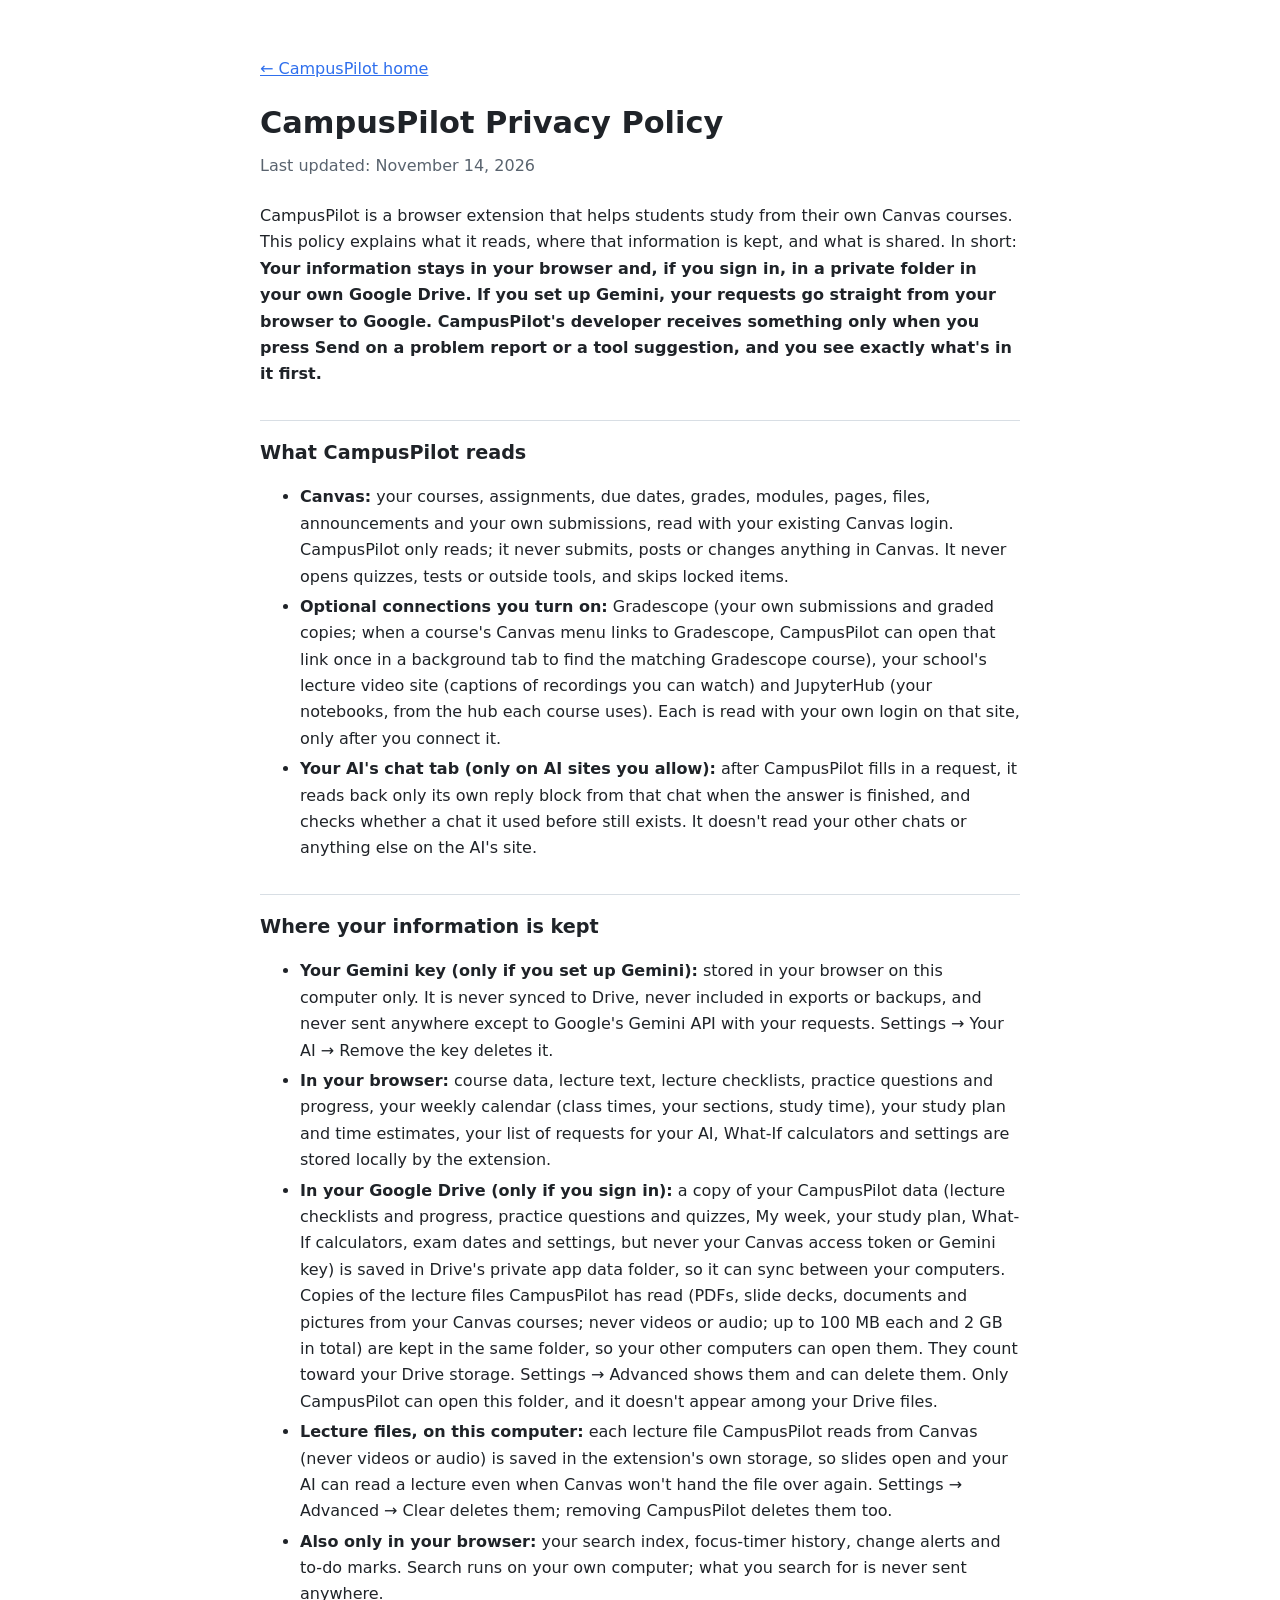
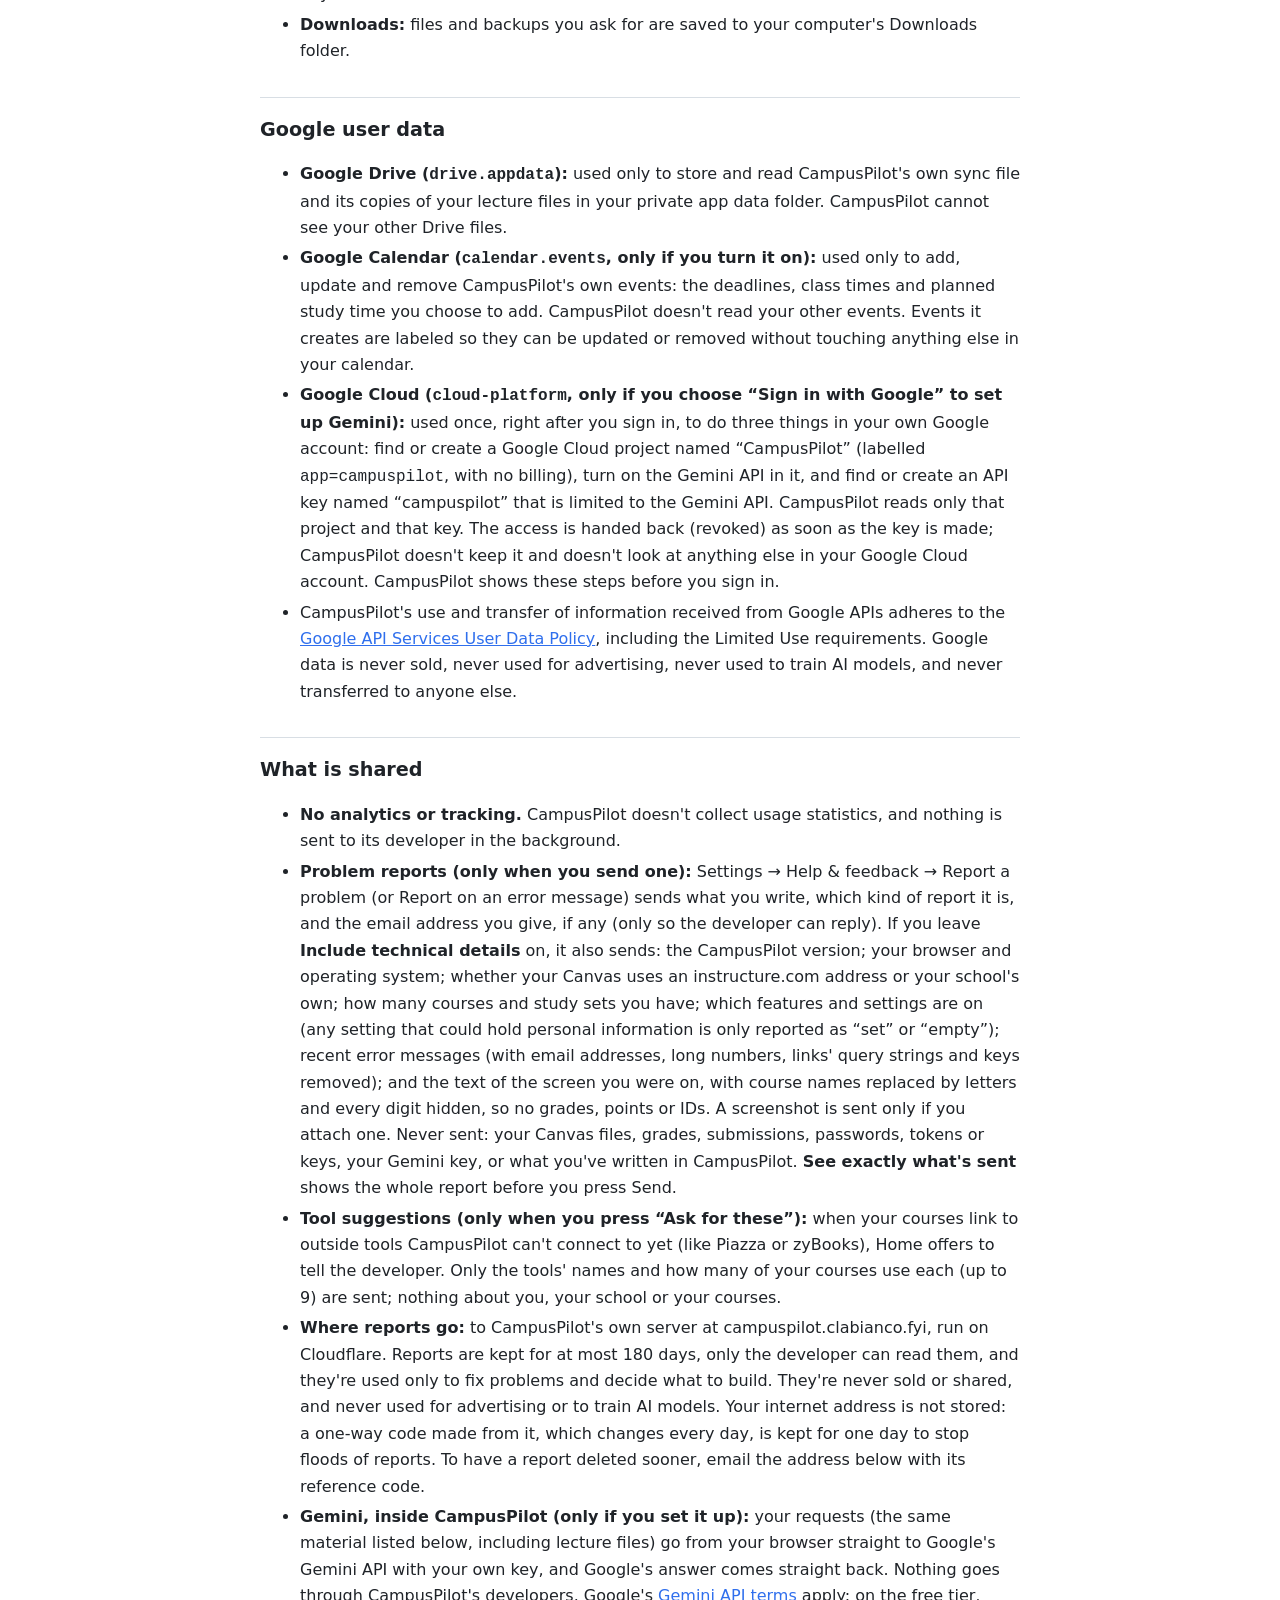
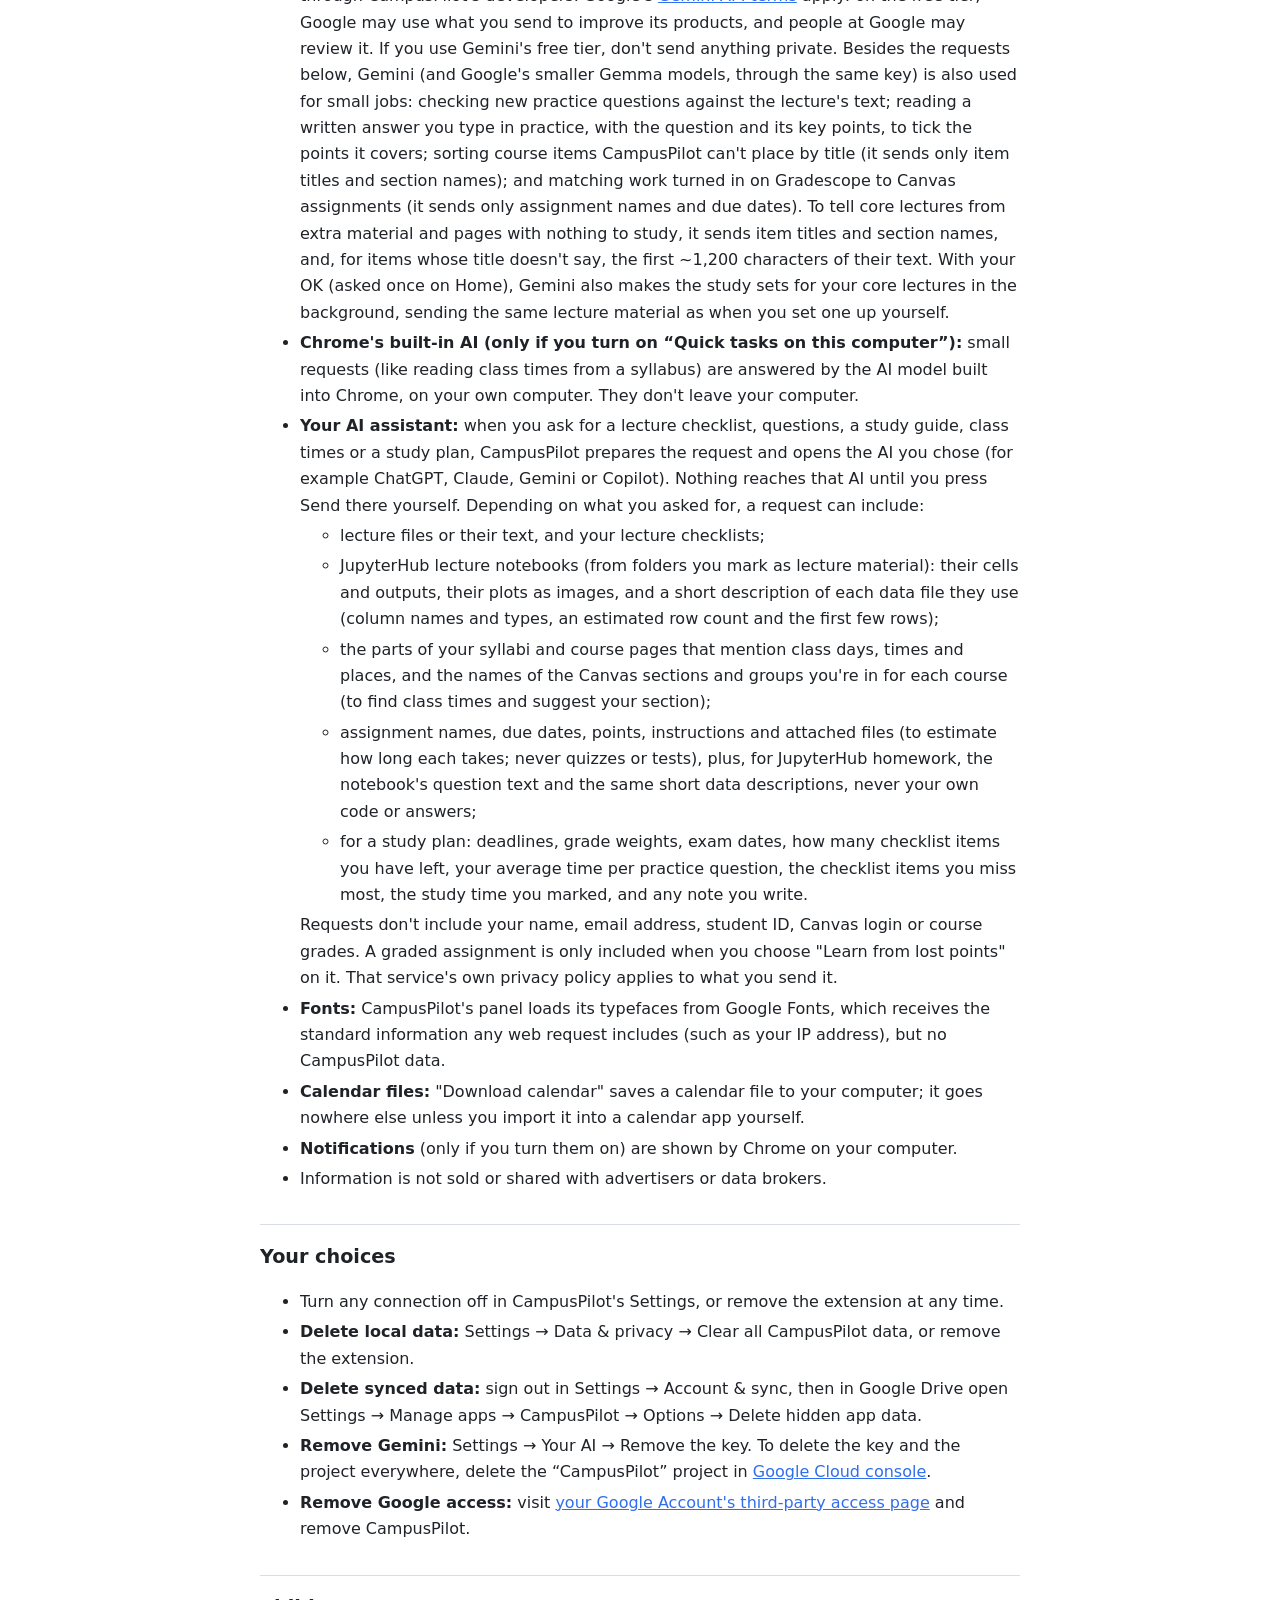
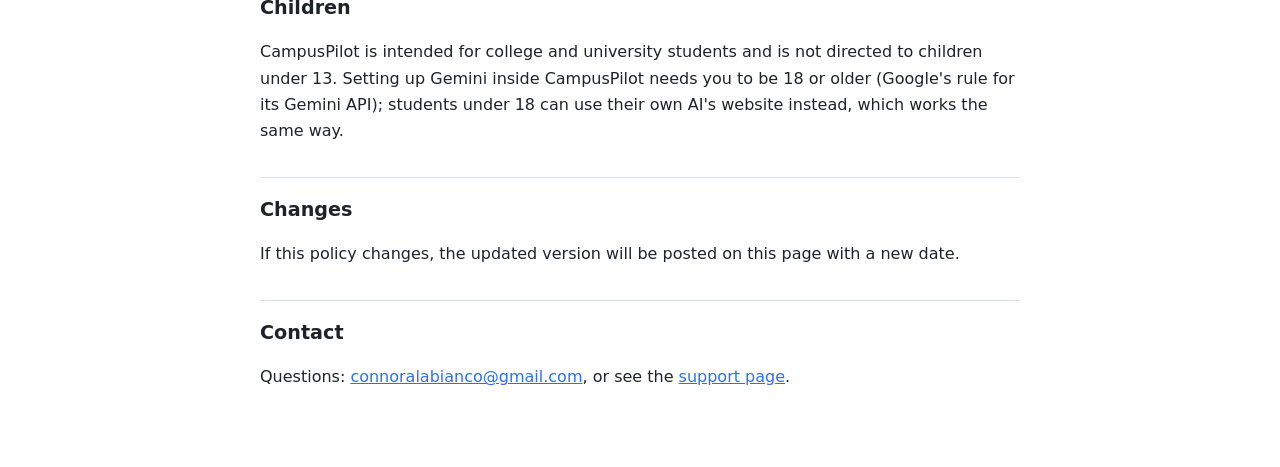
<file: docs/privacy.html>
<!doctype html>
<html lang="en">
<head>
<meta charset="utf-8">
<meta name="viewport" content="width=device-width, initial-scale=1">
<title>CampusPilot Privacy Policy</title>
<style>
  :root { --bg: #ffffff; --ink: #1f2328; --muted: #59636e; --line: #d8dee4; --accent: #2f6fed; }
  @media (prefers-color-scheme: dark) { :root { --bg: #111418; --ink: #e8eaed; --muted: #a2a9b3; --line: #2c3138; --accent: #7aa7ff; } }
  body { margin: 0; background: var(--bg); color: var(--ink); font: 16px/1.65 system-ui, -apple-system, "Segoe UI", sans-serif; }
  main { max-width: 760px; margin: 0 auto; padding: 40px 16px 64px; }
  h1 { font-size: 1.9em; margin: 0 0 4px; } h2 { font-size: 1.2em; margin: 32px 0 8px; padding-top: 16px; border-top: 1px solid var(--line); }
  .meta { color: var(--muted); margin: 0 0 24px; } a { color: var(--accent); } li { margin: 4px 0; }
</style>
</head>
<body>
<main>
<p><a href="./">&larr; CampusPilot home</a></p>
<h1>CampusPilot Privacy Policy</h1>
<p class="meta">Last updated: November 14, 2026</p>

<p>CampusPilot is a browser extension that helps students study from their own Canvas courses. This policy explains what it reads, where that information is kept, and what is shared. In short: <b>Your information stays in your browser and, if you sign in, in a private folder in your own Google Drive. If you set up Gemini, your requests go straight from your browser to Google. CampusPilot's developer receives something only when you press Send on a problem report or a tool suggestion, and you see exactly what's in it first.</b></p>

<h2>What CampusPilot reads</h2>
<ul>
  <li><b>Canvas:</b> your courses, assignments, due dates, grades, modules, pages, files, announcements and your own submissions, read with your existing Canvas login. CampusPilot only reads; it never submits, posts or changes anything in Canvas. It never opens quizzes, tests or outside tools, and skips locked items.</li>
  <li><b>Optional connections you turn on:</b> Gradescope (your own submissions and graded copies; when a course's Canvas menu links to Gradescope, CampusPilot can open that link once in a background tab to find the matching Gradescope course), your school's lecture video site (captions of recordings you can watch) and JupyterHub (your notebooks, from the hub each course uses). Each is read with your own login on that site, only after you connect it.</li>
  <li><b>Your AI's chat tab (only on AI sites you allow):</b> after CampusPilot fills in a request, it reads back only its own reply block from that chat when the answer is finished, and checks whether a chat it used before still exists. It doesn't read your other chats or anything else on the AI's site.</li>
</ul>

<h2>Where your information is kept</h2>
<ul>
  <li><b>Your Gemini key (only if you set up Gemini):</b> stored in your browser on this computer only. It is never synced to Drive, never included in exports or backups, and never sent anywhere except to Google's Gemini API with your requests. Settings → Your AI → Remove the key deletes it.</li>
  <li><b>In your browser:</b> course data, lecture text, lecture checklists, practice questions and progress, your weekly calendar (class times, your sections, study time), your study plan and time estimates, your list of requests for your AI, What-If calculators and settings are stored locally by the extension.</li>
  <li><b>In your Google Drive (only if you sign in):</b> a copy of your CampusPilot data (lecture checklists and progress, practice questions and quizzes, My week, your study plan, What-If calculators, exam dates and settings, but never your Canvas access token or Gemini key) is saved in Drive's private app data folder, so it can sync between your computers. Copies of the lecture files CampusPilot has read (PDFs, slide decks, documents and pictures from your Canvas courses; never videos or audio; up to 100 MB each and 2 GB in total) are kept in the same folder, so your other computers can open them. They count toward your Drive storage. Settings → Advanced shows them and can delete them. Only CampusPilot can open this folder, and it doesn't appear among your Drive files.</li>
  <li><b>Lecture files, on this computer:</b> each lecture file CampusPilot reads from Canvas (never videos or audio) is saved in the extension's own storage, so slides open and your AI can read a lecture even when Canvas won't hand the file over again. Settings → Advanced → Clear deletes them; removing CampusPilot deletes them too.</li>
  <li><b>Also only in your browser:</b> your search index, focus-timer history, change alerts and to-do marks. Search runs on your own computer; what you search for is never sent anywhere.</li>
  <li><b>Downloads:</b> files and backups you ask for are saved to your computer's Downloads folder.</li>
</ul>

<h2>Google user data</h2>
<ul>
  <li><b>Google Drive (<code>drive.appdata</code>):</b> used only to store and read CampusPilot's own sync file and its copies of your lecture files in your private app data folder. CampusPilot cannot see your other Drive files.</li>
  <li><b>Google Calendar (<code>calendar.events</code>, only if you turn it on):</b> used only to add, update and remove CampusPilot's own events: the deadlines, class times and planned study time you choose to add. CampusPilot doesn't read your other events. Events it creates are labeled so they can be updated or removed without touching anything else in your calendar.</li>
  <li><b>Google Cloud (<code>cloud-platform</code>, only if you choose “Sign in with Google” to set up Gemini):</b> used once, right after you sign in, to do three things in your own Google account: find or create a Google Cloud project named “CampusPilot” (labelled <code>app=campuspilot</code>, with no billing), turn on the Gemini API in it, and find or create an API key named “campuspilot” that is limited to the Gemini API. CampusPilot reads only that project and that key. The access is handed back (revoked) as soon as the key is made; CampusPilot doesn't keep it and doesn't look at anything else in your Google Cloud account. CampusPilot shows these steps before you sign in.</li>
  <li>CampusPilot's use and transfer of information received from Google APIs adheres to the <a href="https://developers.google.com/terms/api-services-user-data-policy">Google API Services User Data Policy</a>, including the Limited Use requirements. Google data is never sold, never used for advertising, never used to train AI models, and never transferred to anyone else.</li>
</ul>

<h2>What is shared</h2>
<ul>
  <li><b>No analytics or tracking.</b> CampusPilot doesn't collect usage statistics, and nothing is sent to its developer in the background.</li>
  <li><b>Problem reports (only when you send one):</b> Settings → Help &amp; feedback → Report a problem (or Report on an error message) sends what you write, which kind of report it is, and the email address you give, if any (only so the developer can reply). If you leave <b>Include technical details</b> on, it also sends: the CampusPilot version; your browser and operating system; whether your Canvas uses an instructure.com address or your school's own; how many courses and study sets you have; which features and settings are on (any setting that could hold personal information is only reported as “set” or “empty”); recent error messages (with email addresses, long numbers, links' query strings and keys removed); and the text of the screen you were on, with course names replaced by letters and every digit hidden, so no grades, points or IDs. A screenshot is sent only if you attach one. Never sent: your Canvas files, grades, submissions, passwords, tokens or keys, your Gemini key, or what you've written in CampusPilot. <b>See exactly what's sent</b> shows the whole report before you press Send.</li>
  <li><b>Tool suggestions (only when you press “Ask for these”):</b> when your courses link to outside tools CampusPilot can't connect to yet (like Piazza or zyBooks), Home offers to tell the developer. Only the tools' names and how many of your courses use each (up to 9) are sent; nothing about you, your school or your courses.</li>
  <li><b>Where reports go:</b> to CampusPilot's own server at campuspilot.clabianco.fyi, run on Cloudflare. Reports are kept for at most 180 days, only the developer can read them, and they're used only to fix problems and decide what to build. They're never sold or shared, and never used for advertising or to train AI models. Your internet address is not stored: a one-way code made from it, which changes every day, is kept for one day to stop floods of reports. To have a report deleted sooner, email the address below with its reference code.</li>
  <li><b>Gemini, inside CampusPilot (only if you set it up):</b> your requests (the same material listed below, including lecture files) go from your browser straight to Google's Gemini API with your own key, and Google's answer comes straight back. Nothing goes through CampusPilot's developers. Google's <a href="https://ai.google.dev/gemini-api/terms">Gemini API terms</a> apply: on the free tier, Google may use what you send to improve its products, and people at Google may review it. If you use Gemini's free tier, don't send anything private. Besides the requests below, Gemini (and Google's smaller Gemma models, through the same key) is also used for small jobs: checking new practice questions against the lecture's text; reading a written answer you type in practice, with the question and its key points, to tick the points it covers; sorting course items CampusPilot can't place by title (it sends only item titles and section names); and matching work turned in on Gradescope to Canvas assignments (it sends only assignment names and due dates). To tell core lectures from extra material and pages with nothing to study, it sends item titles and section names, and, for items whose title doesn't say, the first ~1,200 characters of their text. With your OK (asked once on Home), Gemini also makes the study sets for your core lectures in the background, sending the same lecture material as when you set one up yourself.</li>
  <li><b>Chrome's built-in AI (only if you turn on “Quick tasks on this computer”):</b> small requests (like reading class times from a syllabus) are answered by the AI model built into Chrome, on your own computer. They don't leave your computer.</li>
  <li><b>Your AI assistant:</b> when you ask for a lecture checklist, questions, a study guide, class times or a study plan, CampusPilot prepares the request and opens the AI you chose (for example ChatGPT, Claude, Gemini or Copilot). Nothing reaches that AI until you press Send there yourself. Depending on what you asked for, a request can include:
    <ul>
      <li>lecture files or their text, and your lecture checklists;</li>
      <li>JupyterHub lecture notebooks (from folders you mark as lecture material): their cells and outputs, their plots as images, and a short description of each data file they use (column names and types, an estimated row count and the first few rows);</li>
      <li>the parts of your syllabi and course pages that mention class days, times and places, and the names of the Canvas sections and groups you're in for each course (to find class times and suggest your section);</li>
      <li>assignment names, due dates, points, instructions and attached files (to estimate how long each takes; never quizzes or tests), plus, for JupyterHub homework, the notebook's question text and the same short data descriptions, never your own code or answers;</li>
      <li>for a study plan: deadlines, grade weights, exam dates, how many checklist items you have left, your average time per practice question, the checklist items you miss most, the study time you marked, and any note you write.</li>
    </ul>
    Requests don't include your name, email address, student ID, Canvas login or course grades. A graded assignment is only included when you choose "Learn from lost points" on it. That service's own privacy policy applies to what you send it.</li>
  <li><b>Fonts:</b> CampusPilot's panel loads its typefaces from Google Fonts, which receives the standard information any web request includes (such as your IP address), but no CampusPilot data.</li>
  <li><b>Calendar files:</b> "Download calendar" saves a calendar file to your computer; it goes nowhere else unless you import it into a calendar app yourself.</li>
  <li><b>Notifications</b> (only if you turn them on) are shown by Chrome on your computer.</li>
  <li>Information is not sold or shared with advertisers or data brokers.</li>
</ul>

<h2>Your choices</h2>
<ul>
  <li>Turn any connection off in CampusPilot's Settings, or remove the extension at any time.</li>
  <li><b>Delete local data:</b> Settings → Data &amp; privacy → Clear all CampusPilot data, or remove the extension.</li>
  <li><b>Delete synced data:</b> sign out in Settings → Account &amp; sync, then in Google Drive open Settings → Manage apps → CampusPilot → Options → Delete hidden app data.</li>
  <li><b>Remove Gemini:</b> Settings → Your AI → Remove the key. To delete the key and the project everywhere, delete the “CampusPilot” project in <a href="https://console.cloud.google.com/">Google Cloud console</a>.</li>
  <li><b>Remove Google access:</b> visit <a href="https://myaccount.google.com/permissions">your Google Account's third-party access page</a> and remove CampusPilot.</li>
</ul>

<h2>Children</h2>
<p>CampusPilot is intended for college and university students and is not directed to children under 13. Setting up Gemini inside CampusPilot needs you to be 18 or older (Google's rule for its Gemini API); students under 18 can use their own AI's website instead, which works the same way.</p>

<h2>Changes</h2>
<p>If this policy changes, the updated version will be posted on this page with a new date.</p>

<h2>Contact</h2>
<p>Questions: <a href="mailto:connoralabianco@gmail.com">connoralabianco@gmail.com</a>, or see the <a href="support.html">support page</a>.</p>
</main>
</body>
</html>
</file>
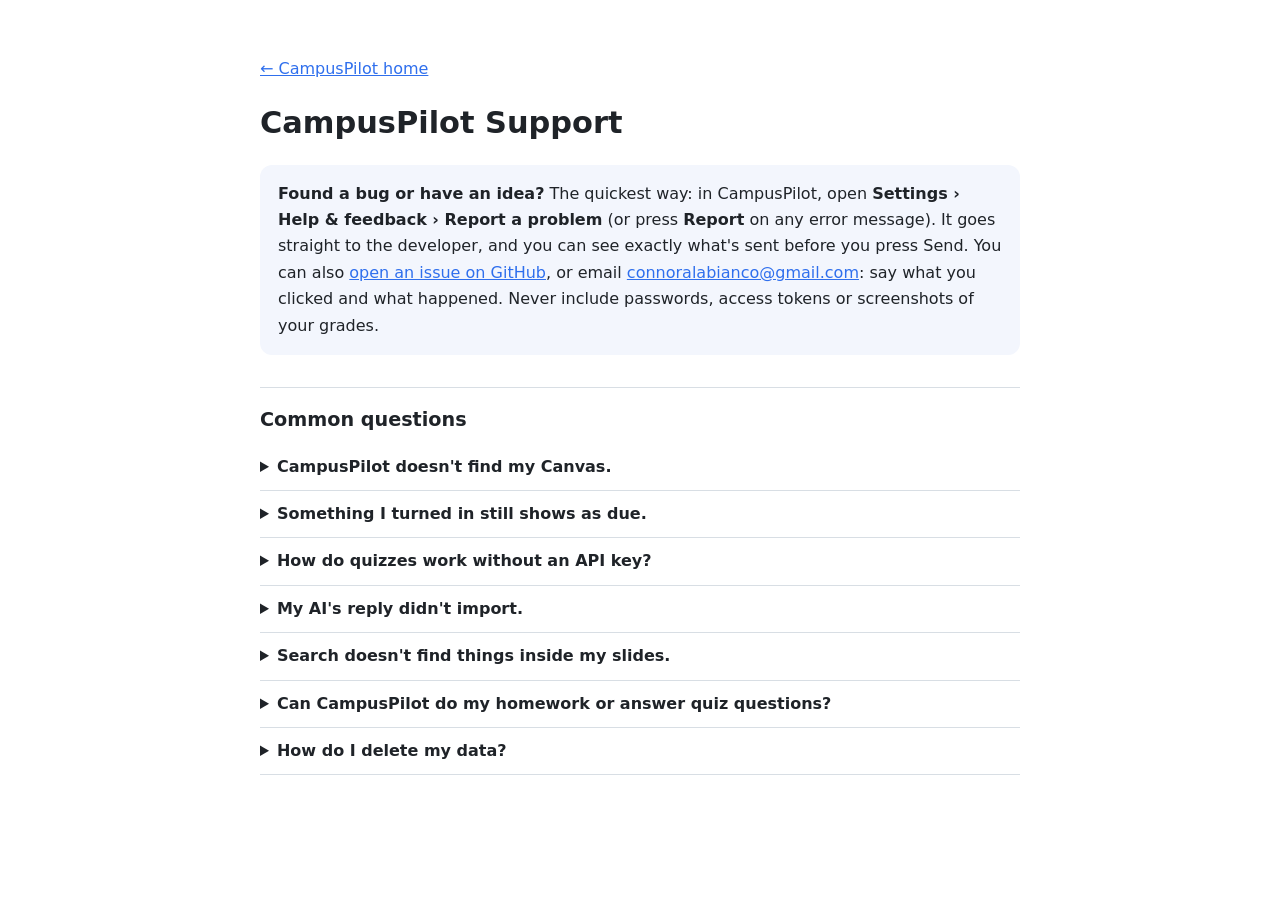
<file: docs/support.html>
<!doctype html>
<html lang="en">
<head>
<meta charset="utf-8">
<meta name="viewport" content="width=device-width, initial-scale=1">
<title>CampusPilot Support</title>
<link rel="icon" href="assets/icon.png">
<style>
  :root { --bg: #ffffff; --ink: #1f2328; --muted: #59636e; --line: #d8dee4; --accent: #2f6fed; --soft: #f3f6fd; }
  @media (prefers-color-scheme: dark) { :root { --bg: #111418; --ink: #e8eaed; --muted: #a2a9b3; --line: #2c3138; --accent: #7aa7ff; --soft: #1a2130; } }
  body { margin: 0; background: var(--bg); color: var(--ink); font: 16px/1.65 system-ui, -apple-system, "Segoe UI", sans-serif; }
  main { max-width: 760px; margin: 0 auto; padding: 40px 16px 64px; }
  a { color: var(--accent); }
  h1 { font-size: 1.9em; margin: 0 0 8px; }
  h2 { font-size: 1.2em; margin: 32px 0 8px; padding-top: 16px; border-top: 1px solid var(--line); }
  .box { background: var(--soft); border-radius: 12px; padding: 16px 18px; margin: 16px 0; }
  details { border-bottom: 1px solid var(--line); padding: 10px 0; }
  summary { cursor: pointer; font-weight: 700; }
  details p { color: var(--muted); margin: 8px 0 4px; }
</style>
</head>
<body>
<main>
<p><a href="./">&larr; CampusPilot home</a></p>
<h1>CampusPilot Support</h1>
<div class="box">
  <b>Found a bug or have an idea?</b> The quickest way: in CampusPilot, open <b>Settings › Help &amp; feedback › Report a problem</b> (or press <b>Report</b> on any error message). It goes straight to the developer, and you can see exactly what's sent before you press Send.
  You can also <a href="https://github.com/connorlabianco/CampusPilot/issues/new">open an issue on GitHub</a>, or email <a href="mailto:connoralabianco@gmail.com">connoralabianco@gmail.com</a>: say what you clicked and what happened.
  Never include passwords, access tokens or screenshots of your grades.
</div>

<h2>Common questions</h2>
<details><summary>CampusPilot doesn't find my Canvas.</summary>
<p>Open Canvas in a tab and log in; CampusPilot connects automatically. If your school's Canvas address doesn't end in instructure.com (for example canvas.yourschool.edu), choose "Type your Canvas address instead" and allow access when Chrome asks.</p></details>
<details><summary>Something I turned in still shows as due.</summary>
<p>Canvas doesn't see work turned in on Gradescope or on paper until it's graded. Connect Gradescope (Settings › Connections) so CampusPilot can check, or click the check mark next to the item to mark it done.</p></details>
<details><summary>How do quizzes work without an API key?</summary>
<p>CampusPilot prepares a request from your lecture and opens your AI with it filled in. You press Send, then copy the reply; CampusPilot notices it and imports the quiz. You take the quiz inside CampusPilot.</p></details>
<details><summary>My AI's reply didn't import.</summary>
<p>Make sure you copied the whole reply, including the code block. If your AI added extra text, ask it to "reply with only the campuspilot-quiz block", then copy again. You can also paste it in Practice › "Add questions you got elsewhere".</p></details>
<details><summary>Search doesn't find things inside my slides.</summary>
<p>Search looks inside lectures CampusPilot has read. In the search window, click "Read the other … module items", or turn on background prep in Settings › Data &amp; privacy.</p></details>
<details><summary>Can CampusPilot do my homework or answer quiz questions?</summary>
<p>No. It never opens quizzes or tests, and it's built to help you learn the material, not to complete graded work.</p></details>
<details><summary>How do I delete my data?</summary>
<p>Settings › Data &amp; privacy › Clear all CampusPilot data, or remove the extension. If you used Google sign-in, see the <a href="privacy.html">privacy policy</a> for removing the synced copy.</p></details>
</main>
</body>
</html>
</file>
